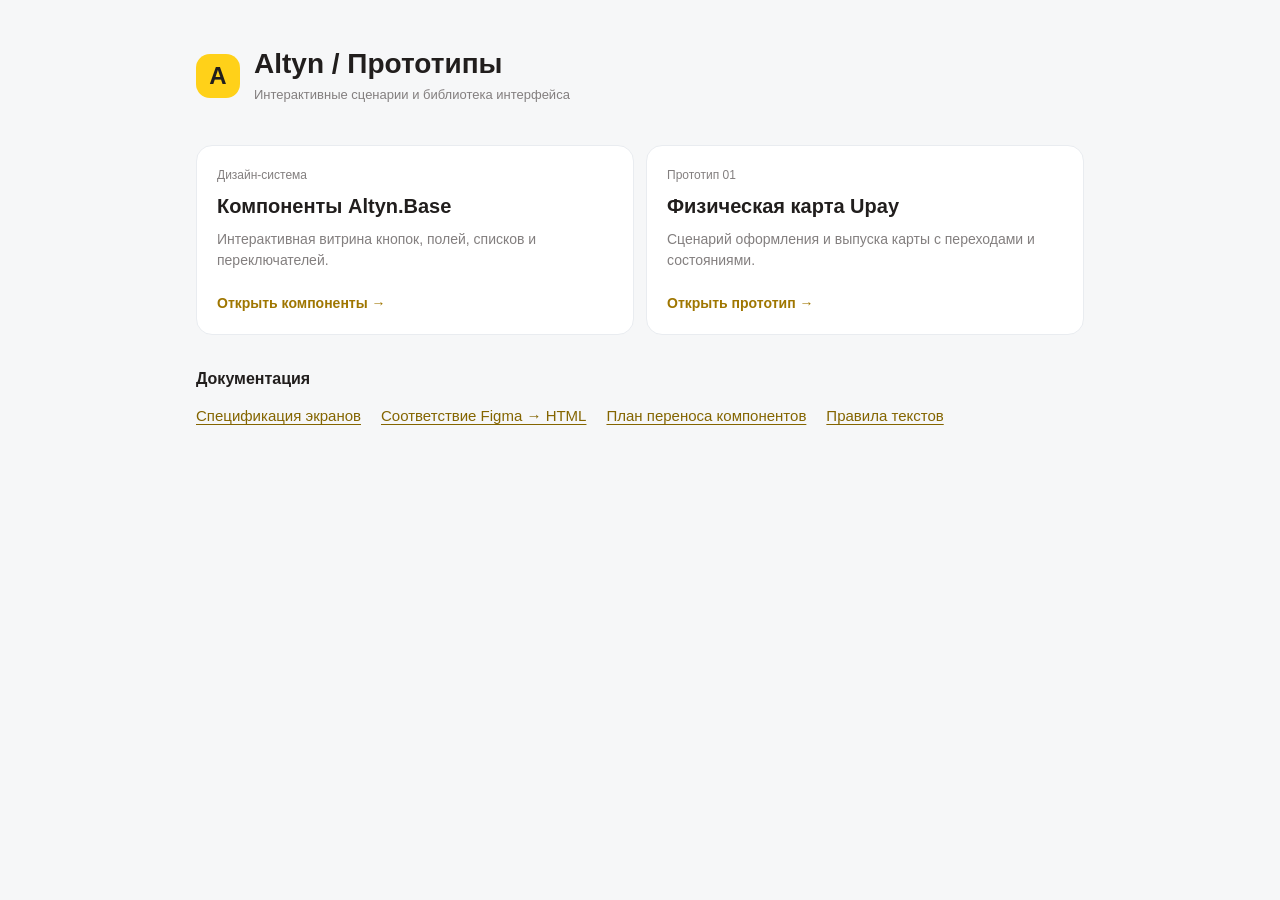
<file: index.html>
<!doctype html>
<html lang="ru">
<head><meta charset="utf-8"><meta name="viewport" content="width=device-width,initial-scale=1,viewport-fit=cover">
<title>Altyn — прототипы и компоненты</title>
<style>
:root{--ink:#211e1d;--muted:#837f7f;--yellow:#ffd119;--border:#e9ecf0;--background:#f6f7f8}
*{box-sizing:border-box}body{margin:0;background:var(--background);color:var(--ink);font:15px/1.5 Inter,-apple-system,BlinkMacSystemFont,"Segoe UI",sans-serif}
main{max-width:920px;margin:0 auto;padding:48px 16px 64px}
header{display:flex;align-items:center;gap:14px;margin-bottom:40px}.mark{display:grid;place-items:center;flex:none;width:44px;height:44px;border-radius:14px;background:var(--yellow);font-weight:800;font-size:24px}
h1{font-size:28px;line-height:1.15;margin:0;font-weight:650}header p{margin:5px 0 0;color:var(--muted);font-size:13px}
h2{font-size:16px;margin:32px 0 14px}.routes{display:grid;grid-template-columns:repeat(2,minmax(0,1fr));gap:12px}
.route{display:flex;flex-direction:column;gap:10px;background:white;border:1px solid var(--border);border-radius:16px;padding:20px;text-decoration:none;color:var(--ink);min-height:190px;transition:border-color .15s ease,box-shadow .15s ease}
.route:hover{border-color:#c8b75d;box-shadow:0 8px 24px #211e1d12}.route:focus-visible{outline:3px solid var(--yellow);outline-offset:3px}
.route .eyebrow{font-size:12px;color:var(--muted)}.route .name{font-size:20px;font-weight:650;line-height:1.25}.route .desc{color:var(--muted);font-size:14px}.route .action{margin-top:auto;color:#9f7600;font-size:14px;font-weight:600}
.links{display:flex;flex-wrap:wrap;gap:10px 20px}.links a{color:#846500;text-underline-offset:3px}
@media(max-width:600px){main{padding:24px 16px 48px}header{margin-bottom:28px}.routes{grid-template-columns:1fr}h1{font-size:24px}.route{min-height:160px}}
</style></head>
<body><main>
<header><span class="mark" aria-hidden="true">A</span><div><h1>Altyn / Прототипы</h1><p>Интерактивные сценарии и библиотека интерфейса</p></div></header>
<section aria-label="Разделы проекта">
<div class="routes">
<a class="route" href="./shared/?v=input-box-v2"><span class="eyebrow">Дизайн-система</span><span class="name">Компоненты Altyn.Base</span><span class="desc">Интерактивная витрина кнопок, полей, списков и переключателей.</span><span class="action">Открыть компоненты →</span></a>
<a class="route" href="./physical-upay/"><span class="eyebrow">Прототип 01</span><span class="name">Физическая карта Upay</span><span class="desc">Сценарий оформления и выпуска карты с переходами и состояниями.</span><span class="action">Открыть прототип →</span></a>
</div></section>
<section aria-label="Документация"><h2>Документация</h2><nav class="links">
<a href="./docs/mobile-screen-layout.md">Спецификация экранов</a>
<a href="./docs/component-map.md">Соответствие Figma → HTML</a>
<a href="./docs/design-system-migration-plan.md">План переноса компонентов</a>
<a href="./docs/ux-writing-guidelines.md">Правила текстов</a>
</nav></section>
</main></body></html>
</file>
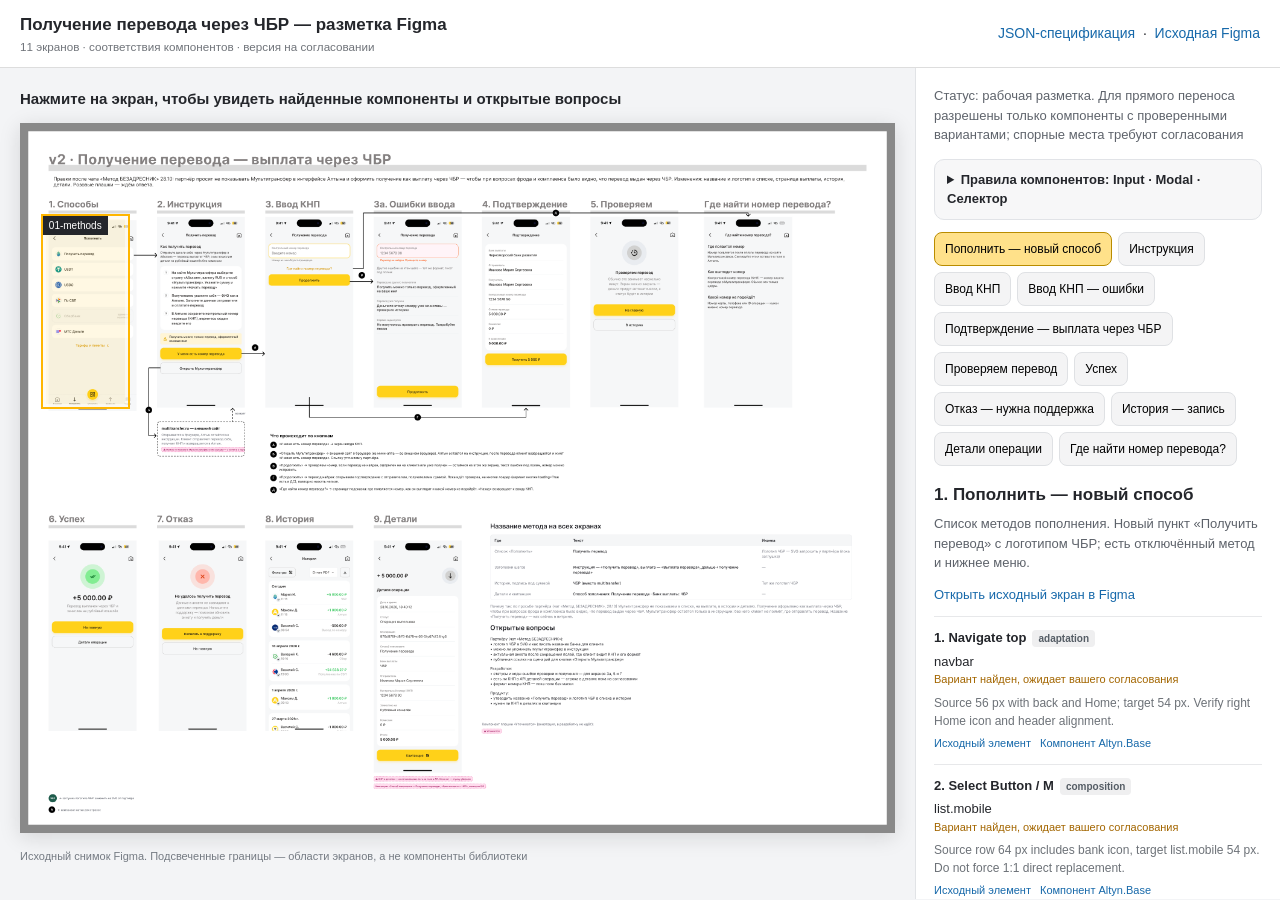
<file: figma-migration-review/index.html>
<!doctype html>
<html lang="ru"><head><meta charset="utf-8"><meta name="viewport" content="width=device-width, initial-scale=1">
<title>ЧБР · Разметка компонентов Figma</title>
<style>
*{box-sizing:border-box}body{margin:0;color:#24262b;background:#f3f4f6;font:14px/1.5 Inter,-apple-system,BlinkMacSystemFont,"Segoe UI",sans-serif}button,textarea{font:inherit}a{color:#1769aa;text-decoration:none}a:hover{text-decoration:underline}
header{position:sticky;top:0;z-index:5;background:#fff;border-bottom:1px solid #ddd;display:flex;align-items:center;justify-content:space-between;padding:12px 20px;gap:16px}header strong{font-size:17px}header small{display:block;color:#70747a}.layout{display:grid;grid-template-columns:minmax(0,1fr) 365px;min-height:calc(100vh - 70px)}.canvas{padding:20px;overflow:auto;align-self:start}.canvas h2{font-size:15px;margin:0 0 12px}.figure{position:relative;max-width:1320px;margin:0 auto;background:#fff;box-shadow:0 4px 20px #15171922}.figure>img{display:block;width:100%;height:auto}.screen-hit{position:absolute;border:2px solid transparent;background:transparent;cursor:pointer;transition:.1s ease;outline:none}.screen-hit:hover,.screen-hit:focus-visible{background:rgba(255,209,25,.12);border-color:#d5a400}.screen-hit.active{background:rgba(249,191,0,.11);border-color:#ffb600;box-shadow:0 0 0 3px #fff8 inset}.screen-hit span{position:absolute;top:0;left:0;background:#24262b;color:white;padding:2px 6px;font-size:10px;white-space:nowrap;display:none}.screen-hit:hover span,.screen-hit.active span,.screen-hit:focus-visible span{display:block}
aside{position:sticky;top:69px;max-height:calc(100vh - 69px);overflow:auto;padding:18px;border-left:1px solid #e1e3e6;background:white}.intro{margin:0 0 14px;color:#5f646c;font-size:13px}.screen-list{display:flex;flex-wrap:wrap;gap:6px;margin-bottom:16px}.screen-list button{padding:7px 10px;background:#f4f4f5;border:1px solid #dfe1e4;border-radius:8px;cursor:pointer;font-size:12px;text-align:left}.screen-list button.active{background:#ffe18a;border-color:#b98c00}.details h2{font-size:17px;margin:0 0 7px}.details p{font-size:13px;color:#5d626a;margin:0 0 12px}.mapping{padding:11px 0;border-top:1px solid #e7e8ea}.mapping-head{font-weight:600;font-size:13px}.mapping-target{font-size:13px;margin-top:4px}.kind{display:inline-block;background:#efeff0;color:#555d65;padding:1px 6px;border-radius:4px;font-size:10px;margin-left:6px}.note{font-size:12px;color:#6d7278;margin-top:6px}.mapping a{font-size:11px;display:inline-block;margin:5px 9px 0 0}.flag{color:#a36600;font-size:11px}.review{margin-top:18px;border-top:1px solid #dadde0;padding-top:12px}.review textarea{display:block;resize:vertical;min-height:72px;width:100%;border:1px solid #cdd2d8;border-radius:8px;padding:9px}.review button{margin-top:8px;background:#24262b;color:white;border:0;border-radius:8px;padding:9px 12px;cursor:pointer}.footer{font-size:11px;color:#757b83;margin-top:15px}.status{font-size:11px;color:#767d87}
.component-guide{background:#f7f7f8;border:1px solid #e1e3e7;border-radius:10px;padding:10px 12px;margin-bottom:12px}.component-guide summary{font-size:13px;font-weight:650;cursor:pointer}.component-guide h3{font-size:13px;margin:12px 0 3px}.component-guide p,.component-guide li{font-size:12px;color:#4a4e55}.component-guide ul{padding-left:19px;margin:6px 0}.component-guide a{font-size:11px}.component-guide .subtle{color:#7b8088}
@media(max-width:1050px){.layout{grid-template-columns:1fr}aside{position:static;max-height:none;border-left:none;border-top:1px solid #dfe1e4}.canvas{padding:12px}.screen-list{flex-wrap:nowrap;overflow:auto}.screen-list button{flex:none}header{position:static;flex-wrap:wrap}aside{padding:16px}.figure{min-width:620px}.canvas{overflow:auto}}
</style></head><body>
<header><div><strong>Получение перевода через ЧБР — разметка Figma</strong><small>11 экранов · соответствия компонентов · версия на согласовании</small></div><div><a href="../migrations/chbr/figma-mapping.json" target="_blank" rel="noopener">JSON-спецификация</a> &nbsp;·&nbsp; <a href="https://www.figma.com/design/n9eR5MzhUA8BpvjO9ciYgi/Altyn-App?node-id=18738-48538" target="_blank" rel="noopener">Исходная Figma</a></div></header>
<div class="layout"><main class="canvas"><h2>Нажмите на экран, чтобы увидеть найденные компоненты и открытые вопросы</h2><div class="figure" id="figure"><img alt="Исходная секция Figma: последовательность экранов получения перевода ЧБР" src="[data-uri]"><button type="button" class="screen-hit" data-screen="01-methods" aria-label="Открыть разметку 01-methods" style="left:2.380952380952381%;top:12.846199175014734%;width:10.238095238095237%;height:27.460223924572773%"><span>01-methods</span></button><button type="button" class="screen-hit" data-screen="02-instruction" aria-label="Открыть разметку 02-instruction" style="left:15%;top:12.374779021803182%;width:10.238095238095237%;height:27.460223924572773%"><span>02-instruction</span></button><button type="button" class="screen-hit" data-screen="03-knp" aria-label="Открыть разметку 03-knp" style="left:27.61904761904762%;top:12.374779021803182%;width:10.238095238095237%;height:27.460223924572773%"><span>03-knp</span></button><button type="button" class="screen-hit" data-screen="03a-errors" aria-label="Открыть разметку 03a-errors" style="left:40.23809523809524%;top:12.374779021803182%;width:10.238095238095237%;height:27.460223924572773%"><span>03a-errors</span></button><button type="button" class="screen-hit" data-screen="04-confirm" aria-label="Открыть разметку 04-confirm" style="left:52.85714285714286%;top:12.374779021803182%;width:10.238095238095237%;height:27.460223924572773%"><span>04-confirm</span></button><button type="button" class="screen-hit" data-screen="05-check" aria-label="Открыть разметку 05-check" style="left:65.47619047619048%;top:12.34531526222746%;width:10.238095238095237%;height:27.460223924572773%"><span>05-check</span></button><button type="button" class="screen-hit" data-screen="10-help" aria-label="Открыть разметку 10-help" style="left:78.73809523809524%;top:12.374779021803182%;width:10.238095238095237%;height:27.460223924572773%"><span>10-help</span></button><button type="button" class="screen-hit" data-screen="06-success" aria-label="Открыть разметку 06-success" style="left:2.380952380952381%;top:59.01591043017089%;width:10.238095238095237%;height:27.460223924572773%"><span>06-success</span></button><button type="button" class="screen-hit" data-screen="07-failure" aria-label="Открыть разметку 07-failure" style="left:15.19047619047619%;top:59.01591043017089%;width:10.238095238095237%;height:27.460223924572773%"><span>07-failure</span></button><button type="button" class="screen-hit" data-screen="08-history" aria-label="Открыть разметку 08-history" style="left:27.61904761904762%;top:59.01591043017089%;width:10.238095238095237%;height:27.460223924572773%"><span>08-history</span></button><button type="button" class="screen-hit" data-screen="09-details" aria-label="Открыть разметку 09-details" style="left:40.23809523809524%;top:59.01591043017089%;width:10.238095238095237%;height:33.44136711844431%"><span>09-details</span></button></div><div class="footer">Исходный снимок Figma. Подсвеченные границы — области экранов, а не компоненты библиотеки</div></main><aside><p class="intro">Статус: рабочая разметка. Для прямого переноса разрешены только компоненты с проверенными вариантами; спорные места требуют согласования</p><details id="componentGuide" class="component-guide"><summary>Правила компонентов: Input · Modal · Селектор</summary><div id="componentGuideContent">Загрузка правил…</div></details><div id="screenList" class="screen-list"></div><section id="details" class="details"><p>Загружаю спецификацию…</p></section><div class="review"><label for="comment"><strong>Комментарий по выбранному экрану</strong></label><textarea id="comment" placeholder="Например: вместо компонента X используем локальный элемент из Altyn App..."></textarea><button type="button" id="copy">Скопировать комментарий</button><p class="status" id="feedback">Комментарии не сохраняются в GitHub автоматически — передайте их в чат для согласования</p></div></aside></div>
<script>
const positions=[["01-methods",100,436,430,932],["02-instruction",630,420,430,932],["03-knp",1160,420,430,932],["03a-errors",1690,420,430,932],["04-confirm",2220,420,430,932],["05-check",2750,419,430,932],["10-help",3307,420,430,932],["06-success",100,2003,430,932],["07-failure",638,2003,430,932],["08-history",1160,2003,430,932],["09-details",1690,2003,430,1135]];
let spec=null,active='01-methods';
const $=s=>document.querySelector(s);
const escapeHTML=x=>String(x??'').replace(/[&<>"']/g,v=>({'&':'&amp;','<':'&lt;','>':'&gt;','"':'&quot;',"'":'&#39;'}[v]));
function setActive(id){active=id;document.querySelectorAll('[data-screen]').forEach(x=>x.classList.toggle('active',x.dataset.screen===id));render();}
function render(){if(!spec)return;const screens=spec.screenMappings||[];$('#screenList').innerHTML=screens.map((s,i)=>'<button type="button" data-screen="'+escapeHTML(s.screenId)+'" class="'+(s.screenId===active?'active':'')+'">'+escapeHTML(s.sourceScreen.name.replace(/^\d+[a-z]?\.\s*/,''))+'</button>').join('');const s=screens.find(s=>s.screenId===active);if(!s)return;const dic=new Map((spec.componentMappings||[]).map(x=>[x.mappingId,x]));const blocks=s.elements.map((el,i)=>{const m=dic.get(el.mappingId);if(!m)return '';const isKnown=!!m.figmaTarget;const target=isKnown?m.figmaTarget.name:(m.candidates?.length?'Кандидат: '+m.candidates.map(x=>x.name).join(', '):'Custom / Unmapped');const targetUrl=isKnown?'https://www.figma.com/design/'+m.figmaTarget.fileKey+'/Altyn.Base?node-id='+m.figmaTarget.nodeId.replace(':','-'):null;return '<div class="mapping"><div class="mapping-head">'+String(i+1)+'. '+escapeHTML(m.figmaSource.name)+'<span class="kind">'+escapeHTML(m.mappingType)+'</span></div><div class="mapping-target">'+escapeHTML(target)+'</div><div class="flag">'+(m.verificationStatus==='verified'?'Вариант найден, ожидает вашего согласования':'Соответствие требует проверки')+'</div><div class="note">'+escapeHTML(m.notes||'')+'</div><a target="_blank" rel="noopener" href="'+escapeHTML(m.evidence?.[0]?.url||'#')+'">Исходный элемент</a>'+(targetUrl?'<a target="_blank" rel="noopener" href="'+escapeHTML(targetUrl)+'">Компонент Altyn.Base</a>':'')+'</div>'}).join('');const issues=(spec.unresolvedItems||[]).filter(x=>x.screenId===s.screenId);$('#details').innerHTML='<h2>'+escapeHTML(s.sourceScreen.name)+'</h2><p>'+escapeHTML(s.visualDescription||'')+'</p><p><a href="'+escapeHTML(s.sourceScreenshotReference)+'" target="_blank" rel="noopener">Открыть исходный экран в Figma</a></p>'+blocks+(issues.length?'<h3>Неопределённости</h3>'+issues.map(x=>'<p>• '+escapeHTML(x.reason)+'</p>').join(''):'');$('#comment').value='';$('#feedback').textContent='Комментарии не сохраняются в GitHub автоматически — передайте их в чат для согласования';}
function renderGuides(){if(!spec?.componentRuleRefs)return;const rules=spec.componentRuleRefs.map(x=>({title:x.id.replaceAll('_',' '),ruleId:x.id,sourceDocument:{url:'../docs/mobile-screen-layout.md',section:x.section}}));$('#componentGuideContent').innerHTML=rules.map(g=>'<section><h3>'+escapeHTML(g.title)+'</h3><p>'+escapeHTML(g.ruleId==='INPUT_MOBILE'?'54px · radius 12px · label внутри рамки · gap полей 12px':g.ruleId==='BOTTOM_SHEET'?'Фон #F6F7F8 · белый список · handle 56×4 · кнопки Size=M':'Input.mobile → modal → list.mobile · выбор и закрытие')+'</p>'+(g.ruleId==='INPUT_MOBILE'?'<ul><li>Enable: label 16/24 по центру</li><li>Filled/placeholder: label 12/16 над значением 16/24</li><li>Focus #FFD119; Invalid #DD4014, фон #FFF4F8; Disabled без ввода</li></ul>':g.ruleId==='BOTTOM_SHEET'?'<ul><li>Верхние углы 12px · отступы сбоку 16px</li><li>Список 54px/строка, gap 0; радиус 12px у селектора, 16px у списка документов</li><li>Primary/M 44px; кнопка в штатном Buttons-vert</li></ul>':'<ul><li>Поиск опционален, иконка поиска справа</li><li>Выбор обновляет текст и иконку справа</li><li>Закрытие без выбора сохраняет прежнее значение</li><li>Флаги/банки/сети — связанные assets в Addons</li></ul>')+'<a href="'+escapeHTML(g.sourceDocument.url)+'" target="_blank" rel="noopener">Источник · раздел '+g.sourceDocument.section+'</a></section>').join('');}
document.addEventListener('click',e=>{const b=e.target.closest('[data-screen]');if(b)setActive(b.dataset.screen)});
$('#copy').addEventListener('click',async()=>{const s=spec?.screenMappings?.find(x=>x.screenId===active);const str='Экран: '+(s?.sourceScreen?.name||active)+'\nКомментарий: '+$('#comment').value;try{await navigator.clipboard.writeText(str);$('#feedback').textContent='Комментарий скопирован';}catch(e){$('#feedback').textContent='Копирование недоступно — скопируйте текст вручную';}});
fetch('../migrations/chbr/figma-mapping.json').then(r=>{if(!r.ok)throw Error('HTTP '+r.status);return r.json()}).then(d=>{spec=d;renderGuides();setActive(active)}).catch(e=>{$('#details').textContent='Не удалось загрузить migrations/chbr/figma-mapping.json: '+e.message;});
</script></body></html>
</file>
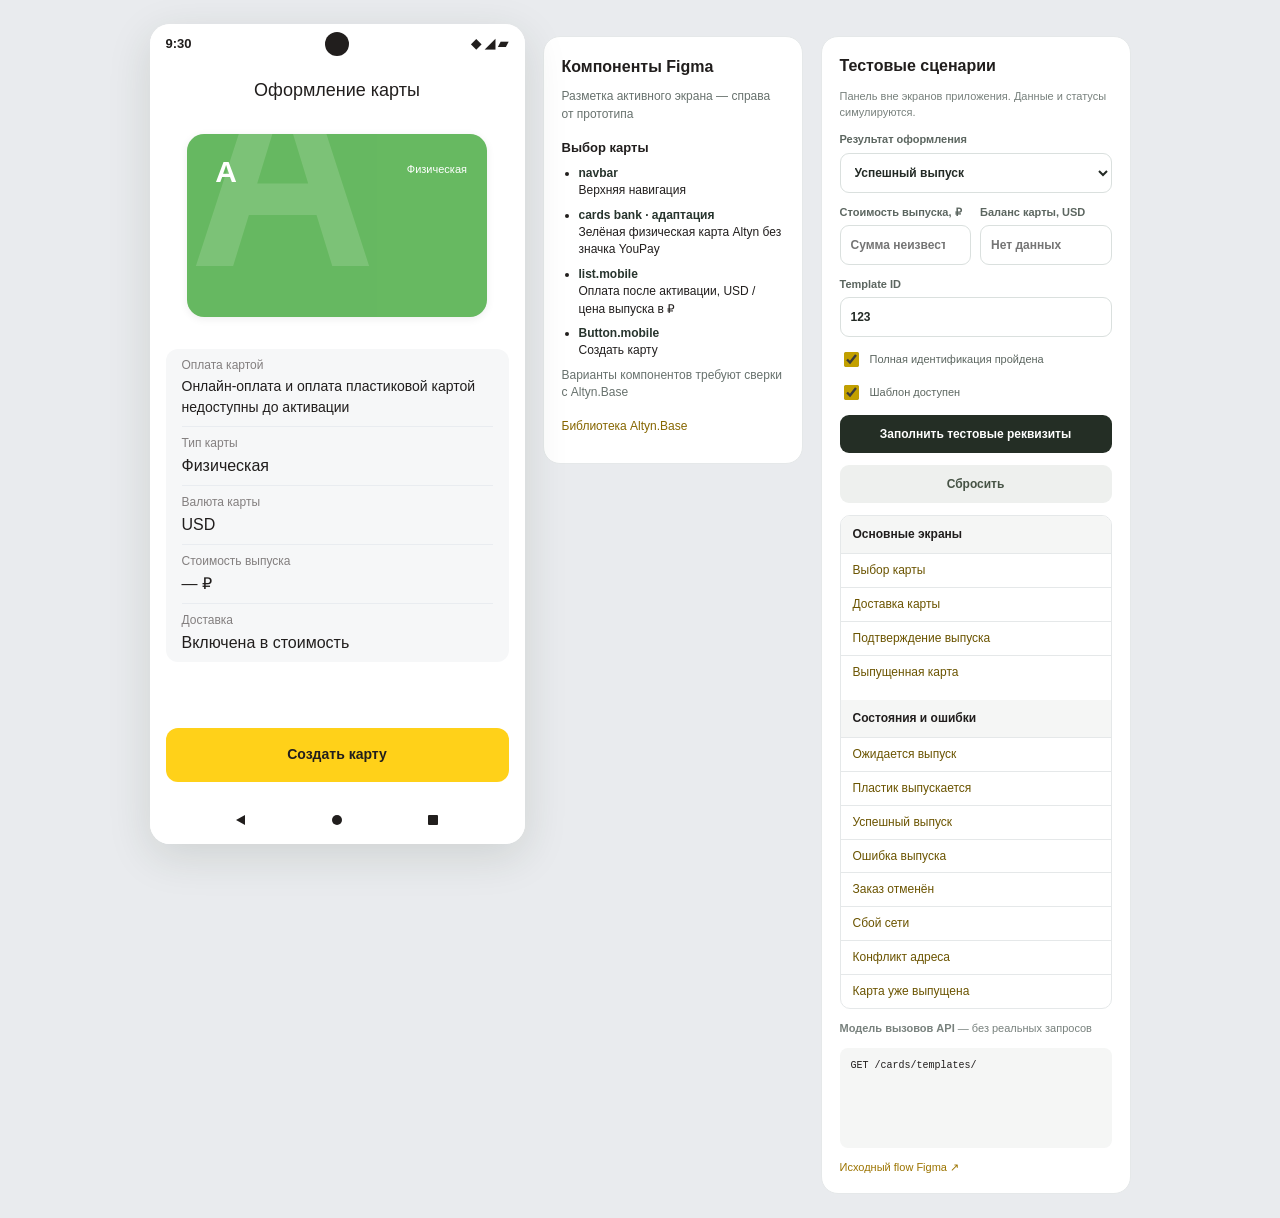
<file: physical-upay/index.html>
<!doctype html>
<html lang="ru">
<head>
<meta charset="utf-8">
<meta name="viewport" content="width=device-width, initial-scale=1, viewport-fit=cover">
<title>Altyn · Выпуск физической карты Upay</title>
<link rel="stylesheet" href="../shared/tokens.css">
<link rel="stylesheet" href="../shared/components.css">
<link rel="stylesheet" href="../shared/select-sheet.css">
<style>
:root{--yellow:#ffd119;--bg:#f6f7f8;--white:#fff;--ink:#211e1d;--muted:#837f7f;--border:#e9ecf0;--error:#c44837;--accent:#d69500}
*{box-sizing:border-box}html,body{margin:0;min-height:100%;font:14px/1.4 Inter,-apple-system,BlinkMacSystemFont,"Segoe UI",sans-serif;color:var(--ink);background:#e9ebee}
button,input,select{font:inherit}button{cursor:pointer}button:disabled{cursor:not-allowed;opacity:.45}button:focus-visible,input:focus-visible,select:focus-visible{outline:3px solid #d69500;outline-offset:2px}
.scene{min-height:100vh;display:flex;justify-content:center;align-items:flex-start;gap:18px;padding:24px 16px}
.mobile{width:375px;height:820px;flex:0 0 375px;background:white;display:flex;flex-direction:column;border-radius:20px;overflow:hidden;box-shadow:0 12px 44px #26312122;position:relative}
.statusbar{flex:0 0 40px;display:flex;align-items:center;justify-content:space-between;padding:0 16px;font-size:13px;font-weight:600;background:inherit}
.camera{height:24px;width:24px;border-radius:50%;background:var(--ink);position:absolute;top:8px;left:calc(50% - 12px)}
.nav{height:54px;flex:0 0 54px;display:flex;align-items:center;justify-content:space-between;padding:0 16px;background:inherit;gap:12px}
.nav .back,.nav .chat{border:0;background:transparent;width:24px;height:24px;display:grid;place-items:center;padding:0;flex-shrink:0;color:var(--accent)}
.nav .back{font-size:30px;font-weight:300;line-height:15px}.nav .chat{font-size:20px}
.nav-title{flex:1;text-align:center;font-size:18px;font-weight:500;white-space:nowrap;overflow:hidden;text-overflow:ellipsis}
.scroll{min-height:0;flex:1;overflow:auto;scrollbar-width:thin;scrollbar-color:#d0d3d0 transparent}
.stage-inner{padding:16px}.stage-inner.wide{padding:0}
.bottom{flex:none;padding:12px 16px 14px;background:white}.bottom:empty{display:none}
.android-nav{height:48px;flex:0 0 48px;display:flex;justify-content:space-evenly;align-items:center;background:white;color:#211e1d}.android-nav span{display:inline-block}.android-nav span:nth-child(1){width:0;height:0;border-top:5px solid transparent;border-bottom:5px solid transparent;border-right:9px solid var(--ink)}.android-nav span:nth-child(2){width:10px;height:10px;background:var(--ink);border-radius:50%}.android-nav span:nth-child(3){width:10px;height:10px;background:var(--ink);border-radius:1px}
.card-chooser{background:white;padding:16px 0;display:flex;justify-content:center}
.plastic{height:183px;width:300px;border-radius:17px;background:#67b961;position:relative;overflow:hidden;color:#fff;box-shadow:0 2px 8px #00000012;isolation:isolate}
.plastic:before{content:"А";position:absolute;left:-14px;top:-114px;width:300px;font-family:Arial,sans-serif;font-size:290px;font-weight:900;line-height:1;color:#fff;opacity:.14;transform:scaleX(.89);pointer-events:none}
.plastic .mark{position:absolute;top:21px;left:21px;display:grid;place-items:center;width:33px;height:33px;color:#fff;font-weight:900;font-size:30px;line-height:1;letter-spacing:-3px}
.plastic .product{position:absolute;right:18px;top:22px;font-size:14px;font-weight:800;letter-spacing:.5px}
.plastic .kind{position:absolute;top:27px;right:20px;font-size:11px;line-height:16px;font-weight:500;color:#fff}
.plastic .number{position:absolute;bottom:19px;left:20px;font-size:15px;font-weight:550;letter-spacing:.7px}
.plastic .balance{position:absolute;left:20px;top:70px;display:flex;flex-direction:column;gap:3px;max-width:calc(100% - 40px)}
.plastic .balance-label{font-size:11px;line-height:15px;font-weight:400;color:rgba(255,255,255,.92)}
.plastic .balance-amount{font-size:31px;line-height:34px;font-weight:600;letter-spacing:-.8px;color:#fff;white-space:nowrap;overflow:hidden;text-overflow:ellipsis}
.plastic .currency-icon{position:absolute;bottom:16px;left:138px;width:23px;height:23px;border-radius:50%;background:#e9f8df;display:grid;place-items:center;color:#218346;font-weight:700;font-size:14px;line-height:23px}
.card-activation-note{padding:10px 12px;margin:0 0 16px;background:var(--bg);border-radius:12px;color:var(--ink);font-size:13px;line-height:19px}
.main-box{background:var(--bg);border-radius:12px;padding:0 16px;overflow:hidden}
.info-row{min-height:54px;padding:8px 0;border-bottom:1px solid #e9ecf0;display:flex;flex-direction:column;justify-content:center;gap:3px}.info-row:last-child{border-bottom:0}
.info-row .key{font-size:12px;line-height:16px;color:var(--muted)}.info-row .value{font-size:16px;line-height:23px;overflow-wrap:anywhere}
.info-row .value.sm{font-size:14px;line-height:21px;white-space:pre-line}.info-row .value.link{color:var(--accent)}
.group-title{font-size:18px;font-weight:600;margin:0 0 14px}
.card-explainer{padding:16px;background:#fcf8ec;border-radius:12px;margin-top:24px}
.card-explainer .key{color:var(--muted);font-size:12px;margin-bottom:5px}.card-explainer .body{font-size:14px;line-height:21px}
.promo{margin:16px 0 0;display:flex;gap:8px;align-items:center}
.promo input{min-width:0;flex:1;border-radius:11px;border:1px solid var(--border);height:54px;padding:0 13px;background:#fff;font-size:14px}
.promo button{border:0;background:var(--bg);border-radius:10px;height:46px;padding:0 12px;font-size:12px;font-weight:600}
.promo-note{font-size:12px;color:var(--accent);margin-top:7px;line-height:1.4}.promo-note.bad{color:var(--error)}
.primary,.secondary{border:0;border-radius:12px;min-height:54px;width:100%;padding:12px;font-size:14px;font-weight:600}
.primary{background:var(--yellow);color:var(--ink)}.primary:hover:not(:disabled){background:#f2c610}
.secondary{background:var(--bg);color:var(--ink)}
.foot-note{font-size:11px;text-align:center;color:var(--muted);margin:8px 4px 0;line-height:1.45}
.delivery-form{display:flex;flex-direction:column;gap:12px}
.delivery-form .field{display:block;min-width:0}
.input-mobile{position:relative;display:block;width:100%;height:54px;border:1px solid var(--border);border-radius:12px;background:#fff}
.input-mobile:focus-within{border-color:var(--accent);box-shadow:0 0 0 1px var(--accent)}
.input-mobile.is-invalid{border-color:var(--error);background:#fffafa}
.input-mobile__label{position:absolute;left:16px;top:14px;right:16px;color:var(--muted);font-size:16px;font-weight:400;line-height:24px;pointer-events:none;white-space:nowrap;overflow:hidden;text-overflow:ellipsis}
.input-mobile:focus-within .input-mobile__label,.input-mobile.is-filled .input-mobile__label{top:7px;font-size:12px;line-height:16px}
.input-mobile__control{position:absolute;top:23px;left:16px;width:calc(100% - 32px);height:24px;border:0;border-radius:0;padding:0;margin:0;background:transparent;color:var(--ink);font-size:16px;font-weight:400;line-height:24px;min-width:0;outline:none}
.input-mobile__control:focus-visible{outline:none}
.input-mobile__control::placeholder{color:var(--muted);opacity:0}
.input-mobile:focus-within .input-mobile__control::placeholder{opacity:1}
.input-mobile__select{width:calc(100% - 32px);padding-right:0;cursor:pointer}
.input-mobile:not(.is-filled):not(:focus-within) .input-mobile__select{color:transparent}
.input-mobile__select option{color:var(--ink)}
.delivery-form .field-error{display:block;margin:4px 0 0 16px;color:var(--error);font-size:12px;line-height:16px}
.country-picker-slot{width:100%;min-width:0}
.country-picker-slot .ab-field{width:100%}
.country-picker-slot .ab-select-trigger{font-family:var(--ab-font)}
.country-picker-slot .ab-field__helper[data-error="true"]{display:block;margin-top:0;padding-inline:16px;color:var(--ab-error)}
.delivery-form .warning{margin:4px 0 0}
.headline{font-size:19px;line-height:25px;font-weight:650;margin:2px 0 12px}.intro{font-size:13px;color:var(--muted);line-height:19px;margin:0 0 20px}
.list-group{background:var(--bg);border-radius:12px;padding:0 16px;margin-bottom:12px}.list-group h2{font-size:13px;font-weight:700;padding-top:15px;margin:0 0 2px}
.summary-row{padding:8px 0;border-bottom:1px solid var(--border);min-height:54px;display:flex;flex-direction:column;justify-content:center;gap:2px}
.summary-row:last-child{border-bottom:0}.summary-row .key{font-size:12px;color:var(--muted)}.summary-row .value{font-size:16px;line-height:23px;overflow-wrap:anywhere;white-space:pre-line}
.warning{padding:14px 16px;background:#fcf8ec;border-radius:12px;font-size:13px;line-height:20px;margin:16px 0}
.error-message{padding:12px 14px;background:#fff0ef;color:#aa4432;border-radius:10px;font-size:13px;line-height:19px;margin:12px 0}
.consent{display:flex;align-items:flex-start;gap:9px;background:#fcf8ec;padding:16px;border-radius:12px;font-size:12px;line-height:18px;margin:16px 0}
.consent input{width:17px;height:17px;accent-color:var(--yellow);flex-shrink:0;margin-top:1px}
.center-state{text-align:center;padding:95px 15px 15px}.state-circle{height:80px;width:80px;border-radius:24px;background:#eff8d5;color:#4f8614;display:grid;place-items:center;font-size:38px;font-weight:700;margin:0 auto 21px}.state-circle.bad{color:#ad3e2c;background:#fae9e6}
.center-state h1{font-size:22px;margin:0 0 11px;font-weight:650}.center-state p{color:var(--muted);font-size:14px;line-height:21px;margin:0 0 10px}.order-number{font-size:12px;color:var(--muted);margin-top:17px}
.card-detail{padding:0 16px 24px;background:#fff;min-height:100%}
.mobile.issued-mode .statusbar,.mobile.issued-mode .nav{background:var(--bg)}
.issued-card-hero{margin:0 -16px;padding:16px 16px 0;background:linear-gradient(to bottom,var(--bg) 0,var(--bg) calc(100% - 32px),white calc(100% - 32px),white 100%)}
.card-detail .card-chooser{padding:0;background:transparent;position:relative;max-width:300px;margin:0 auto;display:flex;align-items:center;justify-content:center}
.card-detail .plastic{width:300px;flex-shrink:0}
.card-production-tag{position:absolute;left:50%;top:50%;transform:translate(-50%,-50%);z-index:3;display:flex;align-items:center;justify-content:center;gap:6px;white-space:nowrap;border-radius:30px;background:#000;color:#fff;font-size:12px;line-height:18px;padding:5px 11px}
.awaiting-card .card-chooser{overflow:hidden;border-radius:17px}.awaiting-card .plastic{filter:blur(7px) brightness(.72);transform:scale(1.035)}.awaiting-card .card-production-tag{z-index:5}.awaiting-card .quick-actions{flex-wrap:wrap}.card-production-tag .clock{width:15px;height:15px;display:inline-block;flex:0 0 15px;border-radius:50%;background:#fff;color:#111;text-align:center;font-size:11px;line-height:15px}
.quick-actions{display:flex;gap:8px;justify-content:center;margin:0 -16px;padding:16px 16px 24px;background:white}
.quick-actions button{border:0;border-radius:12px;min-height:32px;padding:7px 12px;font-size:12px;font-weight:600;line-height:16px}
.quick-actions .add-card{background:var(--yellow);color:#211e1d}.quick-actions .how-card{background:#000;color:#fff}
.detail-panel{background:var(--bg);border-radius:12px;padding:0 16px;overflow:hidden}
.detail-row{display:flex;align-items:center;gap:12px;width:100%;min-height:54px;padding:8px 0;border:0;border-bottom:1px solid var(--border);background:transparent;color:var(--ink);text-align:left;font-size:16px;line-height:24px}
.detail-panel>.detail-row:last-child{border-bottom:0}
.detail-panel button.detail-row{cursor:pointer}.detail-panel button.detail-row:hover{opacity:.72}
.detail-symbol{width:28px;min-width:28px;height:26px;display:flex;align-items:center;justify-content:center;color:#837f7f}
.detail-symbol svg{width:23px;height:23px;fill:none;stroke:currentColor;stroke-width:1.65;stroke-linecap:round;stroke-linejoin:round}
.detail-text{flex:1;min-width:0}
.limit-row{display:flex;gap:12px;padding:9px 0 8px;border-bottom:1px solid var(--border)}
.limit-header{display:flex;align-items:center;min-height:30px;gap:12px}
.limit-lines{padding:8px 0 0 40px}
.limit-line{display:flex;align-items:baseline;justify-content:space-between;gap:12px;font-size:14px;line-height:20px;padding:1px 0;color:var(--muted)}
.limit-line .amount{color:var(--ink);text-align:right;white-space:nowrap}
.limit-line .amount small{font-size:11px;color:var(--muted)}
.limit-toggle{position:relative;margin-left:auto;flex-shrink:0;width:44px;height:24px;border:0;border-radius:999px;background:#ccc;cursor:pointer;padding:0}
.limit-toggle[aria-checked=true]{background:var(--yellow)}.limit-toggle:after{content:'';position:absolute;left:2px;top:2px;width:20px;height:20px;border-radius:50%;background:#fff;transition:transform .15s}.limit-toggle[aria-checked=true]:after{transform:translateX(20px)}
.security-heading{font-size:16px;line-height:24px;font-weight:600;margin:24px 0 10px}
.detail-note{text-align:center;color:#b9b7b7;font-size:13px;margin:30px 0 2px}
.sheet-back{position:absolute;inset:0;background:#0009;display:flex;justify-content:flex-end;flex-direction:column;z-index:20}.sheet{background:white;border-radius:18px 18px 0 0;padding:16px 16px 24px;max-height:78%;overflow:auto}.handle{background:#d6d9d9;width:56px;height:4px;border-radius:10px;margin:0 auto 20px}.sheet h2{font-size:16px;margin:0 0 16px}.sheet h3{font-size:14px;margin:18px 0 8px}.sheet p{font-size:13px;line-height:20px;color:var(--muted);margin:0 0 10px}
.status-modal-back{background:rgba(33,30,29,.32)}
.status-sheet{padding:0 16px 32px;border-radius:16px 16px 0 0;box-shadow:0 -4px 5px rgba(0,0,0,.08);max-height:calc(100% - 40px)}
.status-sheet .handle{margin:8px auto 18px;background:#a09e9d}
.status-illustration{height:152px;display:flex;align-items:center;justify-content:center}
.status-illustration__circle{height:116px;width:116px;border-radius:58px;background:#fae9e6;display:flex;align-items:center;justify-content:center;color:#c44837}
.status-illustration__circle svg{height:68px;width:68px;stroke:currentColor;fill:none;stroke-width:1.7;stroke-linecap:round;stroke-linejoin:round}
.status-sheet h2{font-size:18px;line-height:27px;font-weight:600;margin:0 0 12px;text-align:left}
.status-sheet p{font-size:14px;line-height:20px;color:var(--muted);margin:0;text-align:left}
.status-sheet__actions{padding-top:24px}
.status-sheet__actions .primary{font-size:16px;line-height:24px}
.support-sheet{padding:0 16px 16px;max-height:calc(100% - 40px);display:flex;flex-direction:column}
.support-sheet .handle{margin:8px auto 16px;flex:none}
.support-sheet__header{display:flex;align-items:center;justify-content:space-between;margin-bottom:14px}
.support-sheet__header h2{font-size:18px;margin:0;line-height:27px}
.support-sheet__close{height:32px;width:32px;border:0;border-radius:16px;background:var(--bg);font-size:21px}
.support-messages{min-height:80px;max-height:250px;overflow:auto;display:flex;flex-direction:column;gap:8px;align-items:flex-end;padding:12px 0}
.support-message{padding:10px 12px;border-radius:12px 12px 2px 12px;background:#fff1b0;max-width:90%;overflow-wrap:anywhere;font-size:14px;line-height:20px}
.support-compose{display:flex;gap:8px;align-items:flex-end;padding:12px 0}
.support-compose textarea{flex:1;min-width:0;min-height:54px;max-height:105px;resize:vertical;border:1px solid var(--border);border-radius:12px;padding:10px 12px;font:inherit;line-height:20px}
.support-compose button{min-height:54px;border-radius:12px;border:0;background:var(--yellow);padding:0 14px;font-weight:600}
.toolbox{width:310px;flex-shrink:0;background:white;border:1px solid #e5e8e9;border-radius:17px;padding:18px;display:flex;flex-direction:column;gap:12px;margin-top:12px}
.toolbox h3{margin:0;font-size:16px}.toolbox p{margin:0;font-size:11px;color:#78817d}.toolbox label{font-size:11px;color:#5c6660;font-weight:650;display:block}
.toolbox select,.toolbox input:not([type=checkbox]){margin-top:5px;width:100%;padding:8px 10px;min-height:40px;border:1px solid #dae0de;border-radius:9px;color:#232a25;background:white;font-size:12px}
.toolbox .two{display:grid;grid-template-columns:1fr 1fr;gap:9px}.toolbox .check{display:flex;align-items:center;gap:8px;font-weight:500}.toolbox input[type=checkbox]{accent-color:#c2a000;height:15px;width:15px}
.toolbox button{border:0;border-radius:9px;background:#242e25;color:white;min-height:38px;font-size:12px;font-weight:600}.toolbox button.subtle{background:#eef0ee;color:#465345}
.toolbox pre{margin:0;max-height:160px;min-height:100px;overflow:auto;border-radius:8px;background:#f5f6f5;padding:11px;white-space:pre-wrap;overflow-wrap:anywhere;font-size:10px;line-height:1.45}
.toolbox a{font-size:11px;color:#9c7400;text-decoration:none}
.callback-links{display:flex;flex-direction:column;gap:0;border:1px solid #e5e8e9;border-radius:10px;overflow:hidden}.callback-links h4{font-size:12px;margin:0;padding:10px 12px;background:#f5f6f5}.callback-group+.callback-group{border-top:12px solid #fff}.callback-links a{display:block;padding:8px 12px;border-top:1px solid #e5e8e9;font-size:12px;color:#6b5400;text-decoration:none}.callback-links a:hover,.callback-links a:focus-visible{background:#fff7d4}
.annotation{width:260px;flex-shrink:0;align-self:flex-start;background:#fff;border:1px solid #e5e8e9;border-radius:17px;padding:18px;margin-top:12px;max-height:calc(100vh - 54px);overflow:auto;font-size:12px;line-height:1.45;order:2}.mobile{order:1}.toolbox{order:3}
.annotation h2{font-size:16px;margin:0 0 10px}.annotation h3{font-size:13px;margin:16px 0 7px}.annotation p{color:#68726e;margin:0 0 10px}.annotation ul{padding-left:17px;margin:0}.annotation li{margin:0 0 7px}.annotation .candidate{font-weight:650;color:#27342d}.annotation a{color:#866600;text-decoration:none}
@media(max-width:1150px) and (min-width:751px){.scene{gap:12px;padding:18px 12px}.annotation{width:235px}.toolbox{width:255px}}@media(max-width:950px) and (min-width:751px){.toolbox{display:none}.scene{gap:16px}.annotation{width:270px}}@media(max-width:750px){html,body{background:white}.scene{padding:0;display:block}.mobile{width:100%;height:100dvh;min-height:610px;border-radius:0;box-shadow:none;flex:none}.toolbox,.annotation{display:none}.plastic{max-width:calc(100vw - 48px)}}
</style>
</head>
<body>
<main class="scene">
<section class="mobile" id="mobile" aria-label="Интерактивный прототип выпуска физической карты Upay">
<div class="statusbar"><span>9:30</span><span>◆ ◢ ▰</span></div><div class="camera" aria-hidden="true"></div>
<header class="nav"><button class="back" type="button" id="back" aria-label="Назад">‹</button><span class="nav-title" id="title">Оформление карты</span><button class="chat" id="help" type="button" aria-label="Помощь">▢</button></header>
<div class="scroll" id="view" aria-live="polite"></div>
<footer class="bottom" id="bottom"></footer><div class="android-nav" aria-hidden="true"><span></span><span></span><span></span></div>
<div id="modal"></div>
</section>
<aside class="toolbox">
<h3>Тестовые сценарии</h3><p>Панель вне экранов приложения. Данные и статусы симулируются.</p>
<label>Результат оформления<select id="outcome">
<option value="success">Успешный выпуск</option><option value="pending">Ожидается выпуск</option><option value="failed">Ошибка выпуска</option><option value="cancelled">Заказ отменён</option><option value="network">Сбой сети</option><option value="conflict">Данные доставки отличаются</option><option value="exists">Карта уже выпущена</option></select></label>
<div class="two"><label>Стоимость выпуска, ₽<input id="price" type="number" inputmode="decimal" min="0" step="0.01" placeholder="Сумма неизвестна"></label><label>Баланс карты, USD<input id="balance" inputmode="decimal" placeholder="Нет данных"></label></div>
<label>Template ID<input id="template" type="number" min="1" value="123"></label>
<label class="check"><input type="checkbox" id="kyc" checked> Полная идентификация пройдена</label>
<label class="check"><input type="checkbox" id="available" checked> Шаблон доступен</label>
<button id="fill" type="button">Заполнить тестовые реквизиты</button><button id="reset" class="subtle" type="button">Сбросить</button>
<nav class="callback-links" aria-label="Переходы по прототипу">
<div class="callback-group"><h4>Основные экраны</h4>
<a href="#catalog">Выбор карты</a>
<a href="#delivery">Доставка карты</a>
<a href="#review">Подтверждение выпуска</a>
<a href="#issued">Выпущенная карта</a></div>
<div class="callback-group"><h4>Состояния и ошибки</h4>
<a href="#pending">Ожидается выпуск</a>
<a href="#processing">Пластик выпускается</a>
<a href="#success">Успешный выпуск</a>
<a href="#failed">Ошибка выпуска</a>
<a href="#cancelled">Заказ отменён</a>
<a href="#network">Сбой сети</a>
<a href="#conflict">Конфликт адреса</a>
<a href="#exists">Карта уже выпущена</a></div>
</nav>
<p><strong>Модель вызовов API</strong> — без реальных запросов</p><pre id="log"></pre>
<a href="https://www.figma.com/design/n9eR5MzhUA8BpvjO9ciYgi/?node-id=14348-101393" target="_blank" rel="noreferrer">Исходный flow Figma ↗</a>
</aside>
<aside class="annotation" aria-label="Аннотации компонентов"><h2>Компоненты Figma</h2><p>Разметка активного экрана — справа от прототипа</p><div id="component-map"></div><p style="margin-top:16px"><a href="https://www.figma.com/design/eZfU7lRRxu3GYH2S2KRgMy/Altyn.Base?node-id=58-7058" target="_blank" rel="noreferrer">Библиотека Altyn.Base</a></p></aside>
</main>
<script src="../shared/components.js"></script>
<script src="../shared/select-sheet.js"></script>
<script>
(function(){
'use strict';
var $=function(x){return document.getElementById(x)};
var view=$('view'),footer=$('bottom'),modal=$('modal');
var countryNames={RU:'Россия',KZ:'Казахстан',AE:'ОАЭ'};
var model={price:'— ₽',balance:'—',templateId:123,outcome:'success',kyc:true,available:true};
var step='catalog',form={},errors={},notice='',plasticPending=false,limitEnabled=true,busy=false,orderId=null,orderStatus='',requestSnapshot=null,retryNeeded=false,session=0,logEntries=[],supportMessages=[];
function safe(v){return String(v==null?'':v).replace(/[&<>"']/g,function(c){return {'&':'&amp;','<':'&lt;','>':'&gt;','"':'&quot;',"'":'&#39;'}[c]})}
function api(method,path,payload){logEntries.push(method+' '+path+(payload?'\n'+JSON.stringify(payload,null,2):''));$('log').textContent=logEntries.slice(-6).join('\n\n')}
function button(text,action,disabled,secondary){return '<button class="'+(secondary?'secondary':'primary')+'" type="button" data-action="'+action+'"'+(disabled?' disabled':'')+'>'+text+'</button>'}
function card(issued){return '<div class="plastic" data-figma-id="card-artwork" role="img" aria-label="Зелёная физическая карта Altyn, валюта USD"><span class="mark" aria-hidden="true">A</span><span class="kind">Физическая</span>'+(issued?'<span class="balance"><span class="balance-label">Баланс, USD</span><span class="balance-amount">'+safe(model.balance)+' $</span></span><span class="number">•••• 2823</span><span class="currency-icon" aria-hidden="true">$</span>':'')+'</div>'}
function rowToken(key){return ({'Оплата картой':'usage','Валюта карты':'currency','Тип карты':'type','Стоимость выпуска':'price','Доставка':'delivery','Карта':'card','ФИО получателя':'recipient','Номер телефона':'phone','Страна':'country','Город':'city','Адрес доставки':'address'})[key]||'other'}
function info(key,value,small){return '<div class="info-row" data-figma-id="catalog-'+rowToken(key)+'"><span class="key">'+key+'</span><span class="value'+(small?' sm':'')+'">'+safe(value)+'</span></div>'}
function line(key,value){return '<div class="summary-row" data-figma-id="review-'+rowToken(key)+'"><span class="key">'+key+'</span><span class="value">'+safe(value)+'</span></div>'}
function errorBanner(){return notice?'<div class="error-message" data-figma-id="review-error" role="alert">'+safe(notice)+'</div>':''}
function field(id,label,placeholder,max,opt){
var value=form[id]||'';
return '<label class="field"><span class="input-mobile'+(value?' is-filled':'')+(errors[id]?' is-invalid':'')+'" data-figma-component="input.mobile" data-figma-id="delivery-input-'+id+'"><span class="input-mobile__label">'+safe(label+(opt?' (необязательно)':''))+'</span><input class="input-mobile__control'+(errors[id]?' invalid':'')+'" type="text" data-field="'+id+'" maxlength="'+max+'" value="'+safe(value)+'" placeholder="'+safe(placeholder)+'"></span>'+(errors[id]?'<span class="field-error">'+safe(errors[id])+'</span>':'')+'</label>'
}
function catalog(){
return '<div class="stage-inner wide"><div class="card-chooser">'+card(false)+'</div><div class="stage-inner">'
+'<div class="main-box" data-figma-id="catalog-summary">'
+info('Оплата картой','Онлайн-оплата и оплата пластиковой картой недоступны до активации',true)
+info('Тип карты','Физическая')
+info('Валюта карты','USD')
+info('Стоимость выпуска',model.price)
+info('Доставка','Включена в стоимость')
+'</div>'

+(!model.available?'<div class="error-message">Карта временно недоступна для выпуска</div>':'')
+(!model.kyc?'<div class="error-message">Для выпуска карты требуется полная идентификация</div>':'')
+errorBanner()+'</div></div>';
}
function delivery(){
return '<div class="stage-inner"><div class="delivery-form">'
+field('recipient_name','ФИО получателя','Как в паспорте',255,false)
+field('phone','Номер телефона','Код страны и номер',32,false)
+'<div id="country-select-slot" data-figma-id="delivery-country" class="country-picker-slot" data-figma-component="Input.mobile + selection sheet"></div>'
+field('city','Город','Укажите город',128,false)+field('address','Адрес доставки','Улица, дом, квартира',512,false)
+'<div class="warning" data-figma-id="delivery-notification" data-figma-component="Notification" data-figma-variant="Type=Yellow" data-figma-node-id="4228:12405" data-figma-reference="https://www.figma.com/design/eZfU7lRRxu3GYH2S2KRgMy/Altyn.Base?node-id=4228-12406">Доставка входит в стоимость выпуска. Изменить адрес после создания заказа нельзя</div></div></div>';
}
function mountCountrySelector(){
var slot=$('country-select-slot');if(!slot)return;
var picker=AltynBase.createSelectField({
 id:'country_code',name:'country_code',label:'Страна доставки',title:'Выберите страну',kind:'country',
 value:form.country_code||'',host:$('mobile'),searchable:false,
 items:[{id:'RU',value:'RU',label:countryNames.RU,icon:'🇷🇺'},{id:'KZ',value:'KZ',label:countryNames.KZ,icon:'🇰🇿'},{id:'AE',value:'AE',label:countryNames.AE,icon:'🇦🇪'}],
 onChange:function(item,value){
  form.country_code=value;delete errors.country_code;
  var control=picker.querySelector('.ab-select-trigger');
  if(control){control.dataset.invalid='false';control.removeAttribute('aria-invalid');control.classList.remove('invalid')}
  var helper=picker.querySelector('.ab-field__helper[data-error="true"]');if(helper)helper.remove();
 }
});
var control=picker.querySelector('.ab-select-trigger');
control.setAttribute('aria-required','true');
if(errors.country_code){
 control.dataset.invalid='true';control.setAttribute('aria-invalid','true');control.classList.add('invalid');
 var helper=document.createElement('span');helper.className='ab-field__helper';helper.dataset.error='true';helper.textContent=errors.country_code;
 helper.id='country-code-error';control.setAttribute('aria-describedby',helper.id);picker.append(helper);
}
slot.append(picker);
}
function review(){
return '<div class="stage-inner">'
+'<div class="list-group" data-figma-id="review-card-summary">'+line('Карта','Физическая')+line('Валюта карты','USD')+line('Оплата картой','Онлайн-оплата и оплата пластиковой картой недоступны до активации')+line('Стоимость выпуска',model.price)+line('Доставка','Включена в стоимость')+'</div>'
+'<div class="list-group" data-figma-id="review-recipient-summary">'+line('ФИО получателя',form.recipient_name)+line('Номер телефона',form.phone)+line('Страна',countryNames[form.country_code]||'')+line('Город',form.city)+line('Адрес доставки',form.address)+'</div>'
+errorBanner()
+'</div>';
}
function awaitingCard(){
return '<div class="card-detail awaiting-card">'
+'<div class="issued-card-hero" data-figma-id="card-hero"><div class="card-chooser">'+card(true)+'<div class="card-production-tag" data-figma-id="plastic-status-tag">Скоро будет готова <span class="clock" aria-hidden="true">◷</span></div></div></div>'
+'<div class="quick-actions" data-figma-id="card-quick-actions"><button class="add-card" type="button" data-action="reset">Добавить ещё одну карту</button><button class="how-card" type="button" data-action="open-info">Как пользоваться</button></div>'
+'</div>';
}
function isErrorStatus(){return step==='status'&&['failed','cancelled','network'].includes(orderStatus)}
function errorTitle(){return {failed:'Не удалось выпустить карту',cancelled:'Выпуск отменён',network:'Сбой сети'}[orderStatus]||''}
function statusDialog(){
return '<div class="sheet-back status-modal-back" data-action="dismiss-status">'
+'<section class="sheet status-sheet" data-figma-id="order-status-modal" role="dialog" aria-modal="true" aria-labelledby="status-modal-title" aria-describedby="status-modal-copy">'
+'<div class="handle" aria-hidden="true"></div>'
+'<div class="status-illustration" aria-hidden="true"><div class="status-illustration__circle"><svg viewBox="0 0 64 64"><circle cx="32" cy="32" r="25"/><path d="M32 18v19M32 46v1"/></svg></div></div>'
+'<h2 id="status-modal-title">'+safe(errorTitle())+'</h2>'
+'<p id="status-modal-copy">Попробуйте позже или свяжитесь с поддержкой</p>'
+'<div class="status-sheet__actions">'+button('Связаться с поддержкой','contact-support')+'</div>'
+'</section></div>';
}
function showStatusDialog(){modal.dataset.kind='status';modal.innerHTML=statusDialog()}
function openSupport(){
modal.dataset.kind='support';
modal.innerHTML='<div class="sheet-back" data-action="close-support"><section class="sheet support-sheet" data-figma-id="support-modal" role="dialog" aria-modal="true" aria-labelledby="support-title">'
+'<div class="handle" aria-hidden="true"></div>'
+'<div class="support-sheet__header"><h2 id="support-title">Поддержка</h2><button type="button" class="support-sheet__close" aria-label="Закрыть чат" data-action="close-support">×</button></div>'
+'<div class="support-messages" data-figma-id="support-thread" id="support-messages" aria-live="polite">'+supportMessages.map(function(t){return '<div class="support-message">'+safe(t)+'</div>'}).join('')+'</div>'
+'<form class="support-compose" data-figma-id="support-compose" id="support-form"><textarea id="support-input" aria-label="Сообщение" placeholder="Сообщение" rows="2" maxlength="1000" required></textarea><button type="submit" data-figma-id="support-send">Отправить</button></form>'
+'</section></div>';
var composer=$('support-input');if(composer)composer.focus();
}
function dismissErrorDialog(){
modal.innerHTML='';modal.dataset.kind='';move('catalog');
}
function orderView(){
if(isErrorStatus())return review();
return awaitingCard();
}
function detailIcon(kind){var shapes={
limits:'<rect x="3" y="5" width="18" height="14" rx="2"/><path d="M8 9h12M8 13h5"/>',
details:'<rect x="3" y="5" width="18" height="14" rx="2"/><path d="M3 9h18M7 15h5"/>',
tariff:'<rect x="5" y="3" width="14" height="18" rx="2"/><path d="M9 7h6M9 11h6M9 15h4"/>',
balance:'<path d="M4 6h17v14H4a2 2 0 0 1-2-2V7a3 3 0 0 1 3-3h14"/><path d="M15 12h6M15 15h6"/>',
pin:'<path d="M12 2v20M2 12h20M5 5l14 14M19 5 5 19"/>',
freeze:'<rect x="5" y="11" width="14" height="10" rx="2"/><path d="M8 11V8a4 4 0 1 1 8 0v3M12 15v2"/>',
close:'<path d="M4 4l16 16M20 4 4 20"/>'};
return '<span class="detail-symbol"><svg viewBox="0 0 24 24" aria-hidden="true">'+(shapes[kind]||'')+'</svg></span>'}
function detailItem(label,kind){return '<button type="button" class="detail-row" data-figma-id="issued-action-'+safe(kind)+'" data-action="detail-action" data-title="'+safe(label)+'">'+detailIcon(kind)+'<span class="detail-text">'+safe(label)+'</span></button>'}
function issued(){
return '<div class="card-detail">'
+'<div class="issued-card-hero" data-figma-id="card-hero"><div class="card-chooser">'+card(true)+(plasticPending?'<div class="card-production-tag" data-figma-id="plastic-status-tag">Пластиковая карта скоро будет готова <span class="clock" aria-hidden="true">◷</span></div>':'')+'</div></div>'
+'<div class="quick-actions" data-figma-id="card-quick-actions"><button class="add-card" type="button" data-action="detail-action" data-title="Добавить карту">Добавить карту</button><button class="how-card" type="button" data-action="open-info">Как пользоваться</button></div>'
+'<div class="card-activation-note" data-figma-id="issued-activation-note">Онлайн-оплата и оплата пластиковой картой недоступны до активации</div>'
+'<div class="detail-panel" data-figma-id="issued-limit-panel"><div class="limit-row" data-figma-id="issued-limit"><div style="flex:1;min-width:0"><div class="limit-header">'+detailIcon('limits')+'<span class="detail-text" style="font-size:16px">Лимит на операции</span><button type="button" id="limit-switch" role="switch" class="limit-toggle" aria-checked="'+(limitEnabled?'true':'false')+'" aria-label="Лимит на операции" data-action="toggle-limit"></button></div>'
+(limitEnabled?'<div class="limit-lines"><div class="limit-line" data-figma-id="limit-month"><span>В месяц</span><span class="amount">150 000 <small>из 150 000 ₽</small></span></div><div class="limit-line" data-figma-id="limit-week"><span>В неделю</span><span class="amount">150 000 <small>из 150 000 ₽</small></span></div><div class="limit-line" data-figma-id="limit-hour"><span>В час</span><span class="amount">150 000 <small>из 150 000 ₽</small></span></div><div class="limit-line" data-figma-id="limit-transaction"><span>На операцию</span><span class="amount">150 000 ₽</span></div></div>':'')
+'</div></div>'
+detailItem('Реквизиты','details')+detailItem('Тарифы и лимиты','tariff')+detailItem('Управление балансом','balance')+'</div>'
+'<h2 class="security-heading">Безопасность</h2><div class="detail-panel" data-figma-id="issued-security-panel">'+detailItem('Установить ПИН-код','pin')+detailItem('Заморозить карту','freeze')+detailItem('Закрыть карту','close')+'</div>'
+'<div class="detail-note">Кошелек Банк Пэйджин</div>'
+'</div>';
}
function showDetail(title){modal.innerHTML='<div class="sheet-back" data-action="close-modal"><div class="sheet" data-figma-id="detail-modal" role="dialog" aria-modal="true" aria-label="'+safe(title)+'"><div class="handle"></div><h2>'+safe(title)+'</h2>'+button('Закрыть','close-modal')+'</div></div>'}
function refreshFooter(){
if(step==='catalog')footer.innerHTML=button('Создать карту','choose',!model.available||!model.kyc);
else if(step==='delivery')footer.innerHTML=button('Продолжить','validate');
else if(step==='review')footer.innerHTML=button(retryNeeded?'Повторить запрос':'Подтвердить',retryNeeded?'retry':'submit',busy);
else if(step==='status')footer.innerHTML='';
else footer.innerHTML='';
}
function updateAnnotations(){
var steps={catalog:[['navbar','Верхняя навигация'],['cards bank · адаптация','Зелёная физическая карта Altyn без значка YouPay'],['list.mobile','Оплата после активации, USD / цена выпуска в ₽'],['Button.mobile','Создать карту']],
delivery:[['navbar','Верхняя навигация'],['input.mobile','ФИО, телефон, город, адрес'],['Input.mobile + modal + list.mobile','Страна доставки · AltynBase.createSelectField'],['Notification · Type=Yellow','Условия доставки · Altyn.Base 4228:12405'],['Button.mobile','Продолжить']],
review:[['navbar','Верхняя навигация'],['list.mobile','Данные карты и получателя'],['Button.mobile','Подтвердить']],
status:isErrorStatus()?[['modal / Pop up','Нижнее модальное окно статуса'],['Button.mobile','Связаться с поддержкой']]:[['cards bank','Размытая карта'],['ToggleButton.mobile','Скоро будет готова'],['Button.mobile','Добавить ещё одну карту и Как пользоваться']],
issued:[['cards bank','Выпущенная карта'],['Button.mobile','Действия с картой'],['list.mobile','Лимиты и реквизиты'],['Switch.Value','Лимит на операции']]};
var names={catalog:'Выбор карты',delivery:'Доставка',review:'Подтверждение',status:isErrorStatus()?'Ошибка':'Ожидание',issued:'Карта'};
var target=$('component-map');if(!target)return;
target.innerHTML='<h3>'+names[step]+'</h3><ul>'+(steps[step]||[]).map(function(item){return '<li><span class="candidate">'+item[0]+'</span><div>'+item[1]+'</div></li>'}).join('')+'</ul><p>Варианты компонентов требуют сверки с Altyn.Base</p>';
}
function render(){
var waiting=step==='status'&&(orderStatus==='pending'||orderStatus==='processing');
$('mobile').classList.toggle('issued-mode',step==='issued'||waiting);
updateAnnotations();
$('title').textContent=waiting?'Карта Алтын':{catalog:'Оформление карты',delivery:'Доставка карты',review:'Выпуск карты',status:'Выпуск карты',issued:'Карта Алтын'}[step];
$('back').style.visibility=['catalog','status','issued'].includes(step)?'hidden':'visible';
$('help').style.visibility=step==='issued'||waiting?'visible':'hidden';
view.innerHTML=step==='catalog'?catalog():step==='delivery'?delivery():step==='review'?review():step==='status'?orderView():issued();
if(step==='delivery')mountCountrySelector();
refreshFooter();
if(isErrorStatus())showStatusDialog();
else if(modal.dataset.kind==='status'){modal.innerHTML='';modal.dataset.kind=''}
}
function valid(){
errors={};
for(var item of Object.entries({recipient_name:255,phone:32,city:128,address:512})){
var str=(form[item[0]]||'').trim();
if(!str)errors[item[0]]='Заполните поле';
else if(str.length>item[1])errors[item[0]]='Максимум '+item[1]+' символов';
}
if(!countryNames[form.country_code])errors.country_code='Выберите страну';
return !Object.keys(errors).length;
}
function payload(){
var delivery={recipient_name:(form.recipient_name||'').trim(),phone:(form.phone||'').trim(),country_code:form.country_code,city:(form.city||'').trim(),address:(form.address||'').trim()};
var body={template_id:model.templateId,delivery:delivery};
return body;
}
function move(to){step=to;modal.innerHTML='';modal.dataset.kind='';render();view.scrollTop=0}
function poll(){
var current=++session;orderStatus='pending';move('status');
setTimeout(function(){if(current!==session||step!=='status')return;api('GET','/cards/order/'+orderId+'/status/');orderStatus='processing';render()},950);
setTimeout(function(){if(current!==session||step!=='status'||model.outcome==='pending')return;api('GET','/cards/order/'+orderId+'/status/');orderStatus=model.outcome==='failed'?'failed':model.outcome==='cancelled'?'cancelled':'success';if(orderStatus==='success'){api('GET','/cards/');plasticPending=true;move('issued')}else render()},2450);
}
function submit(isRetry){
if(busy)return;if(!isRetry)requestSnapshot=payload();
busy=true;notice='';refreshFooter();api('POST','/cards/order/',requestSnapshot);
setTimeout(function(){
busy=false;
if(model.outcome==='conflict'){notice='Адрес отличается от уже оформленного заказа. Изменить существующий заказ нельзя';move('review');return}
if(model.outcome==='exists'){orderId=456;plasticPending=false;api('GET','/cards/');move('issued');return}
if(model.outcome==='network'){orderId=null;orderStatus='network';move('status');return}
orderId=456;
poll();
},600);
}
function reset(){++session;step='catalog';form={};errors={};notice='';plasticPending=false;limitEnabled=true;busy=false;orderId=null;orderStatus='';requestSnapshot=null;retryNeeded=false;logEntries=[];supportMessages=[];modal.innerHTML='';modal.dataset.kind='';api('GET','/cards/templates/');render();view.scrollTop=0}
function openInfo(){modal.innerHTML='<div class="sheet-back" data-action="close-modal"><div class="sheet" data-figma-id="info-modal" role="dialog" aria-modal="true" aria-label="Как пользоваться картой"><div class="handle"></div><h2>Как пользоваться картой</h2><h3 data-figma-id="info-online-title">Онлайн-платежи</h3><p data-figma-id="info-online-text">Онлайн-оплата доступна только после активации карты</p><h3 data-figma-id="info-plastic-title">Пластиковая карта</h3><p data-figma-id="info-plastic-text">Оплата пластиковой картой доступна после получения и активации</p><h3 data-figma-id="info-delivery-title">Данные доставки</h3><p data-figma-id="info-delivery-text">После создания заказа изменить адрес доставки нельзя</p>'+button('Понятно','close-modal')+'</div></div>'}
function syncInputMobileState(element){var wrapper=element.closest('.input-mobile');if(wrapper)wrapper.classList.toggle('is-filled',Boolean(element.value))}
document.addEventListener('input',function(event){var key=event.target.dataset.field;if(key){form[key]=event.target.value;delete errors[key];syncInputMobileState(event.target)}});
document.addEventListener('change',function(event){var key=event.target.dataset.field;if(key){form[key]=event.target.value;delete errors[key];syncInputMobileState(event.target)}});
document.addEventListener('click',function(event){
var btnTarget=event.target.closest('[data-action]');if(!btnTarget)return;
var action=btnTarget.dataset.action;
if(action==='close-modal'){if(event.target.closest('.sheet')&&event.target!==btnTarget)return;modal.innerHTML='';return}
if(action==='dismiss-status'){if(event.target.closest('.sheet'))return;dismissErrorDialog();return}
if(action==='contact-support'){openSupport();return}
if(action==='close-support'){if(event.target.closest('.sheet')&&event.target!==btnTarget)return;if(isErrorStatus())showStatusDialog();else{modal.innerHTML='';modal.dataset.kind=''}return}
if(action==='open-info'){openInfo();return}
if(action==='detail-action'){showDetail(btnTarget.dataset.title||'');return}
if(action==='toggle-limit'){limitEnabled=!limitEnabled;render();return}
if(action==='choose'){if(model.kyc&&model.available){notice='';move('delivery')}return}
if(action==='validate'){if(valid()){notice='';move('review')}else{render();view.querySelector('.invalid')?.focus()}return}
if(action==='submit'||action==='retry'){if(step==='review'&&!busy)submit(action==='retry');return}
if(action==='check'){poll();return}
if(action==='poll'){api('GET','/cards/order/'+orderId+'/status/');return}
if(action==='reset'){reset();return}
});
document.addEventListener('submit',function(event){
if(event.target.id!=='support-form')return;
event.preventDefault();
var input=$('support-input'),message=(input&&input.value||'').trim();
if(!message)return;
supportMessages.push(message);
var thread=$('support-messages');
if(thread){thread.innerHTML=supportMessages.map(function(t){return '<div class="support-message">'+safe(t)+'</div>'}).join('');thread.scrollTop=thread.scrollHeight}
input.value='';input.focus();
});
document.addEventListener('keydown',function(event){
if(event.key==='Escape'){
if(modal.dataset.kind==='support'){if(isErrorStatus())showStatusDialog();else{modal.innerHTML='';modal.dataset.kind=''}}
else if(modal.dataset.kind==='status')dismissErrorDialog();
}
});
$('back').addEventListener('click',function(){if(step==='review'&&!retryNeeded)move('delivery');else if(step==='delivery')move('catalog')});
$('help').addEventListener('click',openInfo);
$('outcome').addEventListener('change',function(e){model.outcome=e.target.value});
$('price').addEventListener('input',function(e){model.price=e.target.value!==''?e.target.value.replace('.',',')+' ₽':'— ₽';if(step==='catalog'||step==='review')render()});
$('balance').addEventListener('input',function(e){model.balance=e.target.value.trim()||'—';if(step==='issued')render()});
$('template').addEventListener('change',function(e){var n=Number(e.target.value);model.templateId=Number.isSafeInteger(n)&&n>0?n:123;e.target.value=model.templateId});
$('kyc').addEventListener('change',function(e){model.kyc=e.target.checked;if(step==='catalog')render()});
$('available').addEventListener('change',function(e){model.available=e.target.checked;if(step==='catalog')render()});
$('fill').addEventListener('click',function(){form={recipient_name:'Иван Иванов',phone:'+79990000000',country_code:'RU',city:'Москва',address:'ул. Примерная, д. 1, кв. 2'};errors={};notice='';if(step==='catalog')move('delivery');else render()});
$('reset').addEventListener('click',reset);
function previewCallback(state){
if(state==='network_known'||state==='network_unknown'){
state='network';
history.replaceState(null,'',location.pathname+location.search+'#network');
}
var screens=['catalog','delivery','review','issued'];
var states=['pending','processing','success','failed','cancelled','network','conflict','exists'];
if(!screens.includes(state)&&!states.includes(state)){
if(state==='stock'){reset();history.replaceState(null,'',location.pathname+location.search)}
return;
}
++session;busy=false;modal.innerHTML='';modal.dataset.kind='';notice='';errors={};retryNeeded=false;orderId=456;orderStatus=state;
if(!form.recipient_name)form={recipient_name:'Иван Иванов',phone:'+79990000000',country_code:'RU',city:'Москва',address:'ул. Примерная, д. 1, кв. 2'};
if(screens.includes(state)){step=state;plasticPending=false}
else if(state==='success'||state==='exists'){step='issued';plasticPending=false}
else if(['pending','processing','failed','cancelled','network'].includes(state)){step='status';plasticPending=false}
else{step='review';if(state==='conflict')notice='Адрес отличается от уже оформленного заказа. Изменить существующий заказ нельзя'}
render();view.scrollTop=0;
}
window.addEventListener('hashchange',function(){previewCallback(location.hash.slice(1))});
document.querySelector('.callback-links').addEventListener('click',function(event){
var link=event.target.closest('a[href^="#"]');
if(!link)return;
event.preventDefault();
var nextHash=link.getAttribute('href');
if(location.hash!==nextHash)history.pushState(null,'',location.pathname+location.search+nextHash);
previewCallback(nextHash.slice(1));
});
reset();
previewCallback(location.hash.slice(1));
})();
</script>
</body>
</html>
</file>
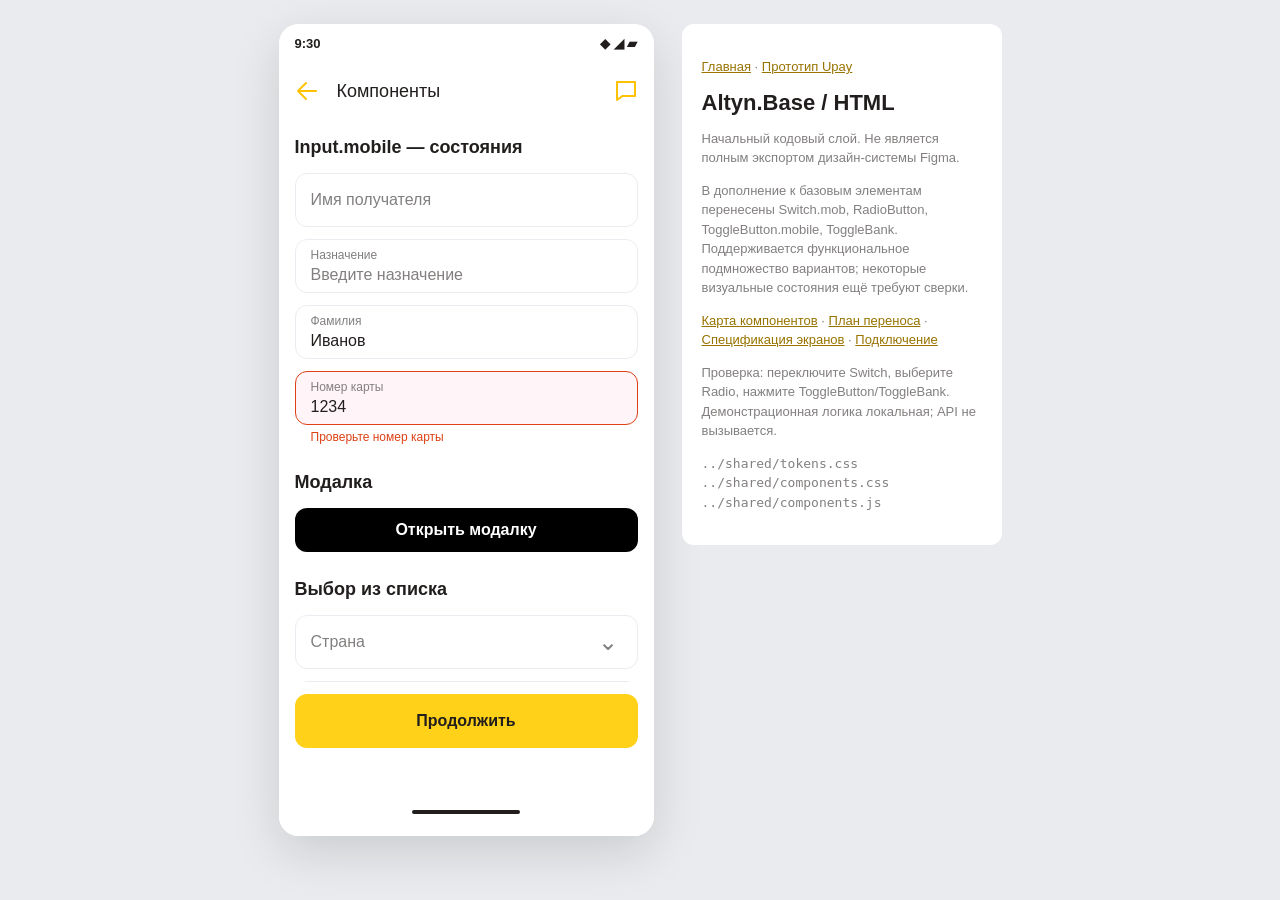
<file: shared/index.html>
<!doctype html>
<html lang="ru"><head><meta charset="utf-8">
<meta name="viewport" content="width=device-width,initial-scale=1,viewport-fit=cover">
<title>Altyn.Base — HTML-компоненты</title>
<link rel="stylesheet" href="./tokens.css"><link rel="stylesheet" href="./components.css?v=input-box-v2"><link rel="stylesheet" href="./choices.css"><link rel="stylesheet" href="./select-sheet.css"><link rel="stylesheet" href="./modal.css">
<style>
*{box-sizing:border-box}body{margin:0;background:#e9ebee;font:14px/1.5 var(--ab-font);color:var(--ab-ink)}
.catalog{display:flex;justify-content:center;align-items:flex-start;gap:28px;padding:24px}
.phone{width:375px;height:812px;flex:0 0 375px;background:white;border-radius:20px;overflow:hidden;box-shadow:0 16px 50px #0002}
.sidebar{width:320px;max-width:100%;background:#fff;border-radius:12px;padding:20px}
.sidebar h1{font-size:22px;line-height:1.2;margin:0 0 8px}.sidebar p{font-size:13px;color:var(--ab-muted)}
.sidebar a{color:#987300}.sidebar code{word-break:break-all}
.demo-heading{font-size:18px;font-weight:600;margin:0 0 12px}.demo-card{background:#f6f7f8;padding:12px 16px;border-radius:12px}
.demo-divider{height:24px}.demo-mini{display:flex;gap:8px;margin-top:12px}.demo-mini>*{flex:1}
@media(max-width:750px){body{background:white}.catalog{display:block;padding:0}.phone{width:100%;height:100dvh;border-radius:0;box-shadow:none}.sidebar{width:100%;border-radius:0}}
</style></head>
<body><div class="catalog"><div class="phone">
<section class="ab-screen" aria-label="Витрина компонентов Altyn.Base">
<div class="ab-statusbar"><span>9:30</span><span>◆ ◢ ▰</span></div>
<div id="demo-nav"></div>
<main class="ab-main"><div class="ab-section" style="padding-top:16px;padding-bottom:16px">
<h2 class="demo-heading">Input.mobile — состояния</h2>
<div class="ab-input-stack" id="demo-inputs"></div>
<div class="demo-divider"></div>
<h2 class="demo-heading">Модалка</h2><div id="demo-modal"></div><div class="demo-divider"></div>
<h2 class="demo-heading">Выбор из списка</h2><div id="demo-selects" class="ab-input-stack"></div><div class="demo-divider"></div>
<h2 class="demo-heading">Список</h2><div class="demo-card"><div class="ab-list-group" id="demo-list" style="background:transparent;padding:0"></div></div>
<div class="demo-divider"></div><div id="demo-checkbox"></div>
<div class="demo-divider"></div><h2 class="demo-heading">Элементы выбора</h2><div id="demo-switches" class="demo-card"></div><div class="demo-divider"></div><div id="demo-radios" class="demo-card"></div><div class="demo-divider"></div><div id="demo-toggle-buttons" class="demo-mini" style="flex-wrap:wrap"></div><div id="demo-toggle-banks" class="demo-mini"></div><div class="demo-divider"></div><h2 class="demo-heading">Действия</h2><div class="demo-mini" id="demo-buttons"></div>
</div></main>
<div class="ab-action-area" id="demo-action"></div><div class="ab-bottom-system"><span class="ab-bottom-system__handle"></span></div>
</section></div>
<aside class="sidebar"><p><a href="../">Главная</a> · <a href="../physical-upay/">Прототип Upay</a></p><h1>Altyn.Base / HTML</h1>
<p>Начальный кодовый слой. Не является полным экспортом дизайн-системы Figma.</p>
<p>В дополнение к базовым элементам перенесены Switch.mob, RadioButton, ToggleButton.mobile, ToggleBank. Поддерживается функциональное подмножество вариантов; некоторые визуальные состояния ещё требуют сверки.</p>
<p><a href="../docs/component-map.md">Карта компонентов</a> · <a href="../docs/design-system-migration-plan.md">План переноса</a> · <a href="../docs/mobile-screen-layout.md">Спецификация экранов</a> · <a href="./README.md">Подключение</a></p>
<p>Проверка: переключите Switch, выберите Radio, нажмите ToggleButton/ToggleBank. Демонстрационная логика локальная; API не вызывается.</p>
<p><code>../shared/tokens.css</code><br><code>../shared/components.css</code><br><code>../shared/components.js</code></p>
</aside></div>
<script src="./components.js?v=input-box-v2"></script><script src="./choices.js"></script><script src="./select-sheet.js"></script><script src="./modal.js"></script>
<script>
(function(){const UI=window.AltynBase;
document.getElementById("demo-nav").append(UI.createNavbar({title:"Компоненты",onBack:()=>{document.getElementById("feedback").textContent="Нажата кнопка «Назад»";},onHelp:()=>{document.getElementById("feedback").textContent="Нажата кнопка «Помощь»";}}));
const inputs=document.getElementById("demo-inputs");
inputs.append(UI.createInput({label:"Имя получателя",name:"recipient"}));
inputs.append(UI.createInput({label:"Назначение",placeholder:"Введите назначение",name:"purpose"}));
inputs.append(UI.createInput({label:"Фамилия",value:"Иванов",name:"surname"}));
inputs.append(UI.createInput({label:"Номер карты",value:"1234",error:"Проверьте номер карты",name:"card"}));

const modalDemo=document.getElementById("demo-modal");
modalDemo.append(UI.createButton({label:"Открыть модалку",type:"secondary",size:"M",block:true,
 onClick:()=>UI.openModal({title:"Документы для банка",items:[
 {label:"Брокерский договор"},{label:"Подтверждение открытия брокерского счета"}
 ],actions:[{label:"Закрыть",type:"primary"}]})
}));
const selectRoot=document.getElementById("demo-selects");
const baseAssets=new URL("./assets/",document.baseURI);
const countries=[
 {id:"kz",label:"Казахстан",icon:"🇰🇿",searchText:"Kazakhstan"},
 {id:"ru",label:"Россия",icon:"🇷🇺",searchText:"Russia"},
 {id:"kg",label:"Кыргызстан",icon:"🇰🇬"},
 {id:"uz",label:"Узбекистан",icon:"🇺🇿"},
 {id:"ge",label:"Грузия",icon:"🇬🇪"},
 {id:"tr",label:"Турция",icon:"🇹🇷"}
];
const bankItems=[{id:"sber",label:"Сбербанк",iconSrc:baseAssets.href+"bank.svg"}, {id:"another",label:"Другой банк",icon:"🏦"}];
const chainItems=[{id:"tron",label:"TRON",subtitle:"TRC20"},{id:"eth",label:"Ethereum",subtitle:"ERC20"},{id:"polygon",label:"Polygon"}];
const countrySelect=UI.createSelectField({label:"Страна",title:"Выберите страну",kind:"country",items:countries,name:"country",searchPlaceholder:"Найти страну",onChange:(item)=>{document.getElementById("feedback").textContent="Страна: "+item.label;}});
const bankSelect=UI.createSelectField({label:"Банк",title:"Выберите банк",kind:"bank",items:bankItems,name:"bank",value:"sber",searchPlaceholder:"Найти банк",onChange:(item)=>{document.getElementById("feedback").textContent="Банк: "+item.label;}});
const chainSelect=UI.createSelectField({label:"Сеть",title:"Выберите сеть",kind:"network",items:chainItems,name:"network",value:"tron",searchPlaceholder:"Найти сеть",onChange:(item)=>{document.getElementById("feedback").textContent="Сеть: "+item.label;}});
selectRoot.append(countrySelect,bankSelect,chainSelect);
const list=document.getElementById("demo-list");
list.append(UI.createListRow({label:"Страна",value:"Казахстан",onClick:()=>{document.getElementById("feedback").textContent="Выбрана страна";}}));
list.append(UI.createListRow({label:"Метод",value:"Банковская карта"}));
document.getElementById("demo-checkbox").append(UI.createCheckbox({label:"Согласен с условиями",name:"consent",onChange:()=>{document.getElementById("feedback").textContent="Согласие изменено";}}));
document.getElementById("demo-buttons").append(UI.createButton({label:"Secondary",type:"secondary",size:"M",onClick:()=>{document.getElementById("feedback").textContent="Secondary";}}),UI.createButton({label:"Tertiary",type:"tertiary",size:"M",onClick:()=>{document.getElementById("feedback").textContent="Tertiary";}}));
const switches=document.getElementById("demo-switches");
switches.append(UI.createSwitch({label:"Уведомления",checked:true,size:"XL",theme:"success",onChange:(on)=>{document.getElementById("feedback").textContent="Уведомления: "+(on?"включены":"выключены");}}));
const switchGap=document.createElement("div");switchGap.className="demo-divider";switches.append(switchGap);
switches.append(UI.createSwitch({label:"Дополнительная защита",checked:false,size:"L",theme:"info",icon:true}));
const radios=document.getElementById("demo-radios");
radios.append(UI.createRadioGroup({name:"paymethod",label:"Способ оплаты",value:"card",options:[{label:"Банковская карта",value:"card"},{label:"Банковский перевод",value:"bank",description:"Средства поступят после подтверждения банком."}],onChange:(v)=>{document.getElementById("feedback").textContent="Метод: "+v;}}));
const toggleWrap=document.getElementById("demo-toggle-buttons");
toggleWrap.append(UI.createToggleButton({label:"Основной",size:"M",active:true,icon:false,onChange:(v)=>{document.getElementById("feedback").textContent="Основной: "+v;}}));
toggleWrap.append(UI.createToggleButton({label:"Дополнительный",size:"M",icon:false,onChange:(v)=>{document.getElementById("feedback").textContent="Дополнительный: "+v;}}));
const bankWrap=document.getElementById("demo-toggle-banks");
bankWrap.append(UI.createToggleBank({label:"Банк",size:"L",active:true}));
bankWrap.append(UI.createToggleBank({label:"Другой",size:"S",onChange:(v)=>{document.getElementById("feedback").textContent="Другой банк: "+v;}}));
const action=document.getElementById("demo-action");
action.append(UI.createButton({label:"Продолжить",type:"primary",block:true,onClick:()=>{const f=inputs.querySelector('input[name="recipient"]'); const checkbox=document.querySelector('input[name="consent"]');document.getElementById("feedback").textContent=f.value.trim()&&checkbox.checked?"Поля заполнены":"Заполните имя и отметьте согласие";}}));
const msg=document.createElement("div");msg.id="feedback";msg.setAttribute("role","status");msg.style="font:12px/16px var(--ab-font);color:var(--ab-muted);margin-top:8px;text-align:center;min-height:16px";action.append(msg);
})();
</script></body></html>
</file>
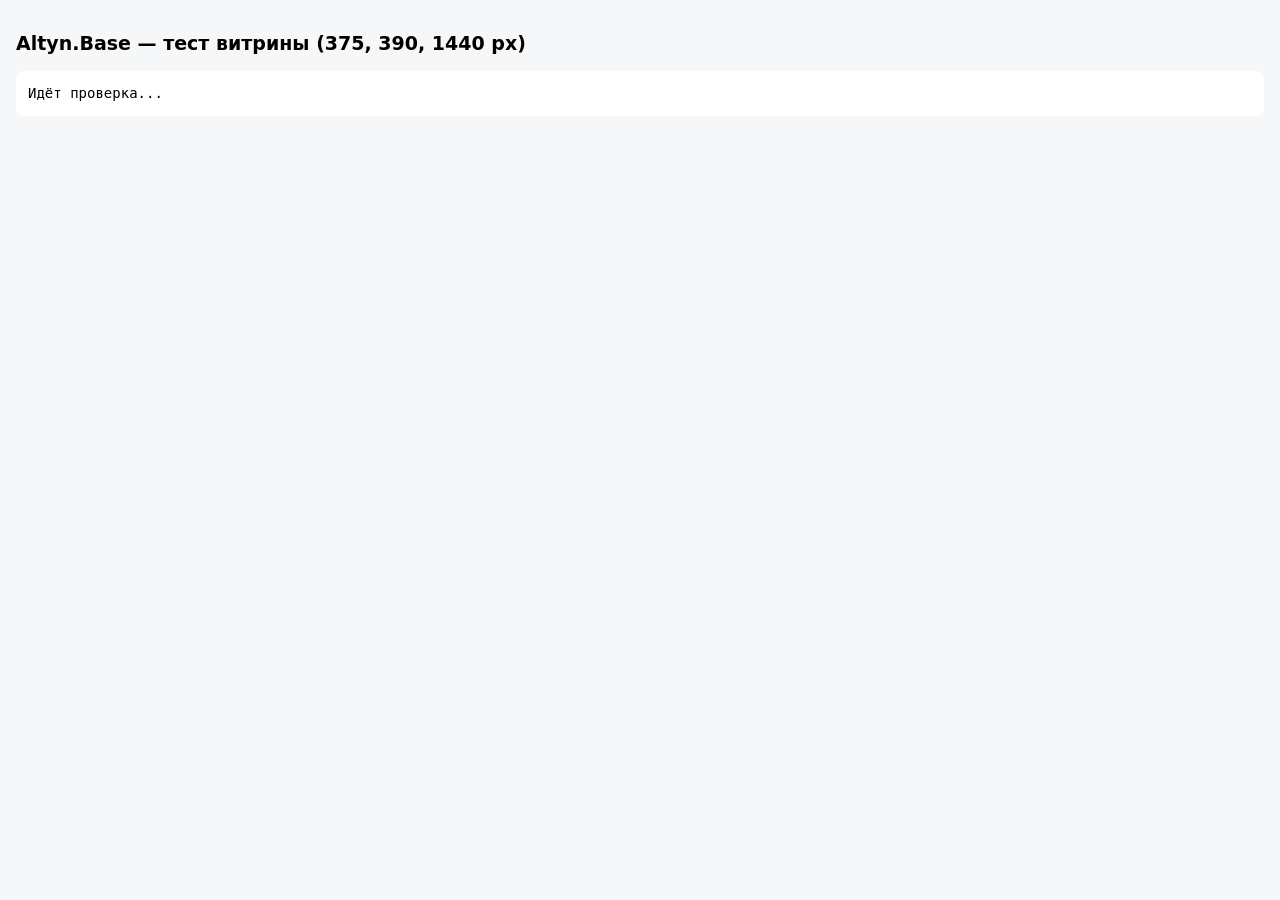
<file: shared/tests/catalog.html>
<!doctype html>
<html lang="ru"><head><meta charset="utf-8"><meta name="viewport" content="width=device-width,initial-scale=1">
<title>Altyn.Base catalog — viewport smoke tests</title>
<style>body{font:14px/1.5 system-ui,sans-serif;padding:16px;margin:0;background:#f6f7f8}h1{font-size:19px}pre{white-space:pre-wrap;background:#fff;padding:12px;border-radius:8px}iframe{border:1px solid #ddd;background:white;margin:8px 0;display:block;max-width:none}</style></head>
<body><h1>Altyn.Base — тест витрины (375, 390, 1440 px)</h1><pre id="results" role="status">Идёт проверка...</pre><div id="frames"></div>
<script>
(async function(){
 const cases=[], results=document.getElementById("results"), container=document.getElementById("frames");
 const check=(name,condition)=>cases.push({name,pass:Boolean(condition)});
 for(const width of [375,390,1440]){
   const frame=document.createElement("iframe");frame.width=String(width);frame.height="812";frame.title="Catalog "+width;frame.src="../index.html";
   container.append(frame);
   await new Promise((resolve)=>{frame.addEventListener("load",resolve,{once:true});frame.addEventListener("error",resolve,{once:true});});
   let doc;
   try{doc=frame.contentDocument;}catch(e){cases.push({name:width+" same-origin frame",pass:false});continue;}
   check(width+" frame loaded",!!doc&&!!doc.querySelector(".ab-screen"));
   if(!doc)continue;
   const fieldRows=doc.querySelectorAll("#demo-inputs > .ab-field");
   if(fieldRows.length>=4){
     const measures=Array.from(fieldRows).map(field=>{
       const box=field.querySelector(".ab-input-control"),label=field.querySelector(".ab-input-label"),input=field.querySelector("input");
       const r=box.getBoundingClientRect(),l=label.getBoundingClientRect();
       return {fontSize:frame.contentWindow.getComputedStyle(label).fontSize,state:field.dataset.state,
         floated:box.dataset.floated,labelInside:l.top>=r.top&&l.bottom<=r.bottom&&l.left>=r.left&&l.right<=r.right,
         height:r.height,value:input.value,placeholder:input.placeholder};
     });
     check(width+" Enable label 16px centered INSIDE box",measures[0].fontSize==="16px"&&measures[0].state==="enable"&&measures[0].floated==="false"&&measures[0].labelInside&&Math.abs(measures[0].height-54)<1);
     check(width+" Enable + placeholder label 12px INSIDE box",measures[1].fontSize==="12px"&&measures[1].floated==="true"&&measures[1].placeholder==="Введите назначение"&&measures[1].labelInside);
     check(width+" Filled label 12px INSIDE box",measures[2].fontSize==="12px"&&measures[2].value==="Иванов"&&measures[2].labelInside);
     check(width+" Invalid label 12px INSIDE red border",measures[3].fontSize==="12px"&&measures[3].state==="invalid"&&measures[3].labelInside);
     cases.push({name:width+" INPUT computed: "+JSON.stringify(measures),pass:true,meta:true});
   }else check(width+" 4 input examples rendered",false);
   check(width+" Switch demo rendered",doc.querySelectorAll("#demo-switches .ab-switch").length===2);
   check(width+" Radio demo rendered",doc.querySelectorAll("#demo-radios input[type=radio]").length===2);
   check(width+" ToggleButton demo rendered",doc.querySelectorAll("#demo-toggle-buttons .ab-toggle-button").length===2);
   check(width+" ToggleBank demo rendered",doc.querySelectorAll("#demo-toggle-banks .ab-toggle-bank").length===2);
   check(width+" primary action rendered",!!doc.querySelector("#demo-action .ab-button"));
   const sw=doc.querySelector("#demo-switches .ab-switch__input"), feedback=doc.querySelector("#feedback");
   if(sw&&feedback){const initial=sw.checked;sw.click();check(width+" switch click feedback",sw.checked!==initial&&feedback.textContent.includes("Уведомления"));}else check(width+" switch click feedback",false);
   const radios=doc.querySelectorAll("#demo-radios input[type=radio]");
   if(radios.length===2){radios[1].click();check(width+" Radio selection",radios[1].checked&&!radios[0].checked);}else check(width+" Radio selection",false);
   const toggle=doc.querySelector("#demo-toggle-buttons .ab-toggle-button:not([aria-pressed=true])");
   if(toggle){toggle.click();check(width+" toggle click",toggle.getAttribute("aria-pressed")==="true");}else check(width+" toggle click",false);
   const bank=doc.querySelector("#demo-toggle-banks .ab-toggle-bank:not([aria-pressed=true])");
   if(bank){bank.click();check(width+" bank click",bank.getAttribute("aria-pressed")==="true");}else check(width+" bank click",false);
   const images=Array.from(doc.querySelectorAll("img"));
   check(width+" image assets",images.length>=3&&images.every(i=>i.complete&&i.naturalWidth>0));
   const measured=frame.contentWindow.innerWidth;
   check(width+" viewport width",measured===width);
   check(width+" no horizontal document overflow",doc.documentElement.scrollWidth<=measured+1);
 }
 const passed=cases.filter(x=>x.pass&&!x.meta).length;
 const checks=cases.filter(x=>!x.meta);\n results.textContent=passed+"/"+checks.length+" passed\n"+cases.map(x=>(x.meta?"DATA ":(x.pass?"PASS ":"FAIL "))+x.name).join("\n");
 document.documentElement.dataset.testsPassed=String(passed===cases.filter(x=>!x.meta).length);
 window.AltynCatalogViewportResults=cases;
})();
</script></body></html>
</file>
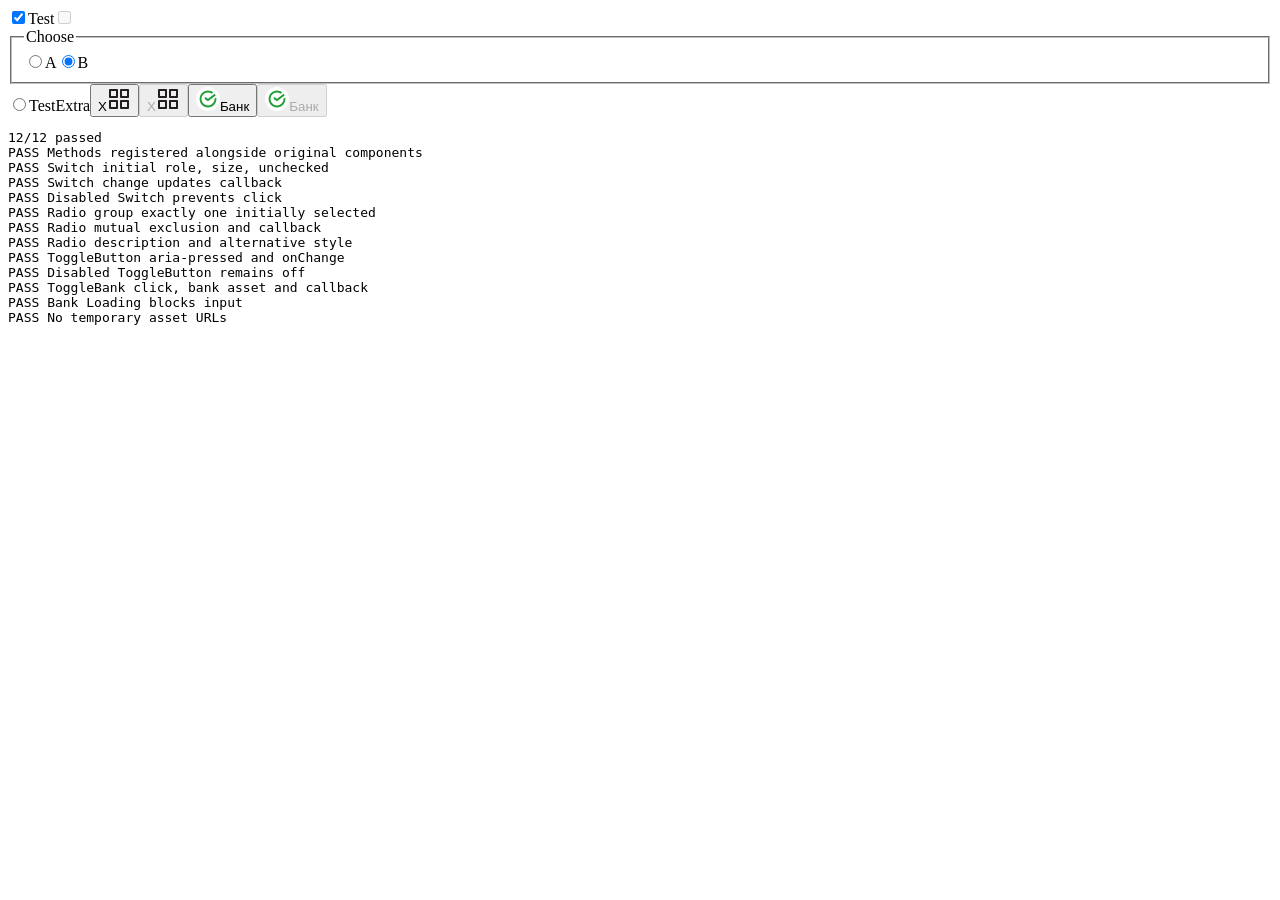
<file: shared/tests/choices.html>
<!doctype html><html lang="ru"><head><meta charset="utf-8"><title>Altyn selection controls — smoke tests</title></head>
<body><main id="mount"></main><pre id="result" role="status"></pre>
<script src="../components.js"></script><script src="../choices.js"></script>
<script>
(function(){
  const U=window.AltynBase, mount=document.getElementById("mount"), result=[];
  const test=(name,fn)=>{try{fn();result.push({name,pass:true});}catch(e){result.push({name,pass:false,error:String(e)});}};
  const assert=(cond,msg)=>{if(!cond)throw Error(msg);};
  test("Methods registered alongside original components",()=>assert(typeof U.createButton==="function"&&typeof U.createSwitch==="function"&&typeof U.createToggleBank==="function","missing methods"));
  let swCall=null;
  const sw=U.createSwitch({label:"Test",onChange:(v)=>swCall=v}); mount.append(sw);
  test("Switch initial role, size, unchecked",()=>{const i=sw.querySelector("input"); assert(i.getAttribute("role")==="switch"&&sw.dataset.size==="XL"&&!i.checked,"role/size/value");});
  test("Switch change updates callback",()=>{const i=sw.querySelector("input");i.click();assert(i.checked&&swCall===true,"switch not toggled");});
  test("Disabled Switch prevents click",()=>{const s=U.createSwitch({disabled:true,checked:false});mount.append(s);s.querySelector("input").click();assert(!s.querySelector("input").checked,"disabled switch toggled");});
  let choice="";
  const group=U.createRadioGroup({name:"smokeRadio",label:"Choose",options:[{label:"A",value:"a"},{label:"B",value:"b"}],value:"a",onChange:(v)=>choice=v});mount.append(group);
  test("Radio group exactly one initially selected",()=>assert(group.querySelectorAll('input[type="radio"]:checked').length===1,"selection"));
  test("Radio mutual exclusion and callback",()=>{const i=group.querySelectorAll('input[type="radio"]');i[1].click();assert(i[1].checked&&!i[0].checked&&choice==="b","group mutual exclusion");});
  test("Radio description and alternative style",()=>{const r=U.createRadio({label:"Test",description:"Extra",style:"Alternative",size:"Small"});mount.append(r);assert(r.dataset.figmaId==="2307:8499"&&r.dataset.style==="Alternative"&&r.dataset.size==="Small"&&!!r.querySelector(".ab-radio__description"),"description/style");});
  let tbValue=null;const tb=U.createToggleButton({label:"X",active:false,onChange:(v)=>tbValue=v});mount.append(tb);
  test("ToggleButton aria-pressed and onChange",()=>{tb.click();assert(tb.getAttribute("aria-pressed")==="true"&&tbValue===true,"toggle button");});
  const tbd=U.createToggleButton({label:"X",disabled:true}); mount.append(tbd);
  test("Disabled ToggleButton remains off",()=>{tbd.click();assert(tbd.getAttribute("aria-pressed")==="false","disabled");});
  let bankV=null;const bank=U.createToggleBank({label:"Банк",onChange:(v)=>bankV=v});mount.append(bank);
  test("ToggleBank click, bank asset and callback",()=>{bank.click();assert(bankV===true&&bank.getAttribute("aria-pressed")==="true"&&bank.querySelector('img').getAttribute("src").endsWith("/assets/bank.svg"),"bank");});
  test("Bank Loading blocks input",()=>{const n=U.createToggleBank({loading:true});mount.append(n);n.click();assert(n.disabled&&n.getAttribute("aria-pressed")==="false"&&n.getAttribute("aria-busy")==="true","loading");});
  test("No temporary asset URLs",()=>assert(!mount.innerHTML.includes("/api/mcp/asset/"),"temporary asset URL"));
  const passed=result.filter(x=>x.pass).length;
  document.getElementById("result").textContent=passed+"/"+result.length+" passed\n"+result.map(x=>(x.pass?"PASS ":"FAIL ")+x.name+(x.error?" "+x.error:"")).join("\n");
  document.documentElement.dataset.testsPassed=String(passed===result.length);
  window.AltynBaseSmokeTests=result;
})();
</script></body></html>
</file>
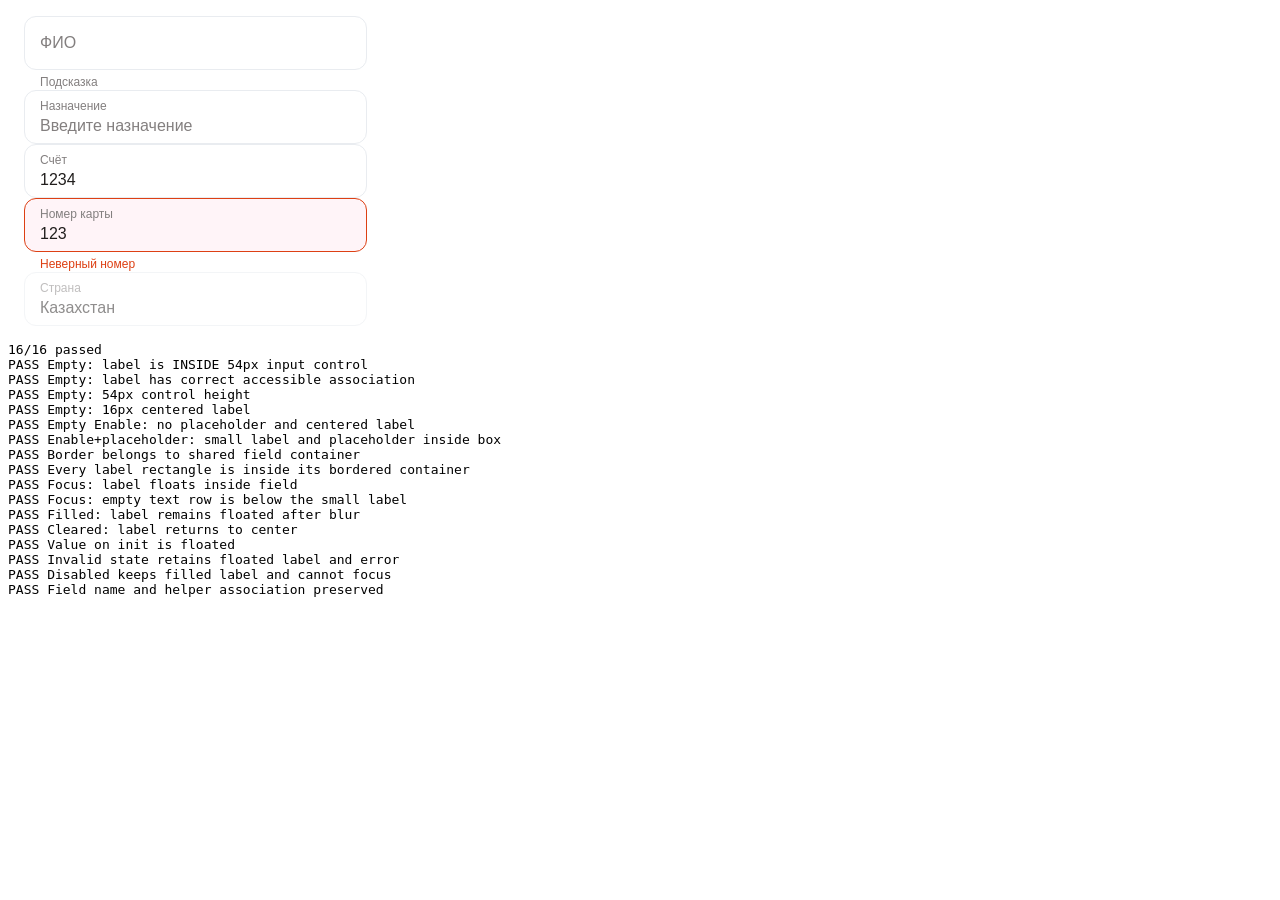
<file: shared/tests/input.html>
<!doctype html><html lang="ru"><head><meta charset="utf-8"><title>Input.mobile — regression</title><link rel="stylesheet" href="../tokens.css"><link rel="stylesheet" href="../components.css"></head>
<body><main id="area" style="max-width:343px;margin:16px"></main><pre id="result" role="status"></pre>
<script src="../components.js"></script><script>
(function(){
const UI=window.AltynBase,area=document.getElementById("area"),results=[];
const test=(name,check)=>{try{if(!check())throw Error("assertion failed");results.push("PASS "+name)}catch(e){results.push("FAIL "+name+" — "+e.message)}};
const empty=UI.createInput({label:"ФИО",name:"fio",helper:"Подсказка"});area.append(empty);
const withPlaceholder=UI.createInput({label:"Назначение",placeholder:"Введите назначение",name:"purpose"});area.append(withPlaceholder);
const filled=UI.createInput({label:"Счёт",name:"account",value:"1234"});area.append(filled);
const invalid=UI.createInput({label:"Номер карты",name:"card",value:"123",error:"Неверный номер"});area.append(invalid);
const disabled=UI.createInput({label:"Страна",name:"country",value:"Казахстан",disabled:true});area.append(disabled);
const input=empty.querySelector("input");
test("Empty: label is INSIDE 54px input control",()=>empty.querySelector(".ab-input-control > label")!==null&&empty.querySelector(".ab-field > label")===null&&empty.querySelector(".ab-input-control").dataset.floated==="false");
test("Empty: label has correct accessible association",()=>empty.querySelector("label").htmlFor===input.id);
test("Empty: 54px control height",()=>Math.abs(empty.querySelector(".ab-input-control").getBoundingClientRect().height-54)<1);
test("Empty: 16px centered label",()=>{const l=empty.querySelector("label"),r=l.getBoundingClientRect(),c=empty.querySelector(".ab-input-control").getBoundingClientRect(),s=getComputedStyle(l);return s.fontSize==="16px"&&Math.abs((r.top+r.height/2)-(c.top+c.height/2))<=1;});
test("Empty Enable: no placeholder and centered label",()=>input.getAttribute("placeholder")===null&&empty.querySelector(".ab-input-control").dataset.floated==="false");
test("Enable+placeholder: small label and placeholder inside box",()=>{const control=withPlaceholder.querySelector(".ab-input-control"),label=withPlaceholder.querySelector(".ab-input-label"),input=withPlaceholder.querySelector("input");return control.dataset.floated==="true"&&getComputedStyle(label).fontSize==="12px"&&input.placeholder==="Введите назначение";});
test("Border belongs to shared field container",()=>getComputedStyle(empty.querySelector(".ab-input-control")).borderTopStyle==="solid"&&getComputedStyle(empty.querySelector("input")).borderTopStyle==="none");
test("Every label rectangle is inside its bordered container",()=>[empty,withPlaceholder,filled,invalid,disabled].every(field=>{const c=field.querySelector(".ab-input-control").getBoundingClientRect(),l=field.querySelector(".ab-input-label").getBoundingClientRect();return l.left>=c.left&&l.right<=c.right&&l.top>=c.top&&l.bottom<=c.bottom;}));
input.focus();
test("Focus: label floats inside field",()=>empty.dataset.state==="focus"&&empty.querySelector(".ab-input-control").dataset.floated==="true"&&getComputedStyle(empty.querySelector("label")).fontSize==="12px");
test("Focus: empty text row is below the small label",()=>{const label=empty.querySelector(".ab-input-label").getBoundingClientRect(),c=empty.querySelector(".ab-input-control").getBoundingClientRect();return label.top>=c.top&&label.bottom < c.bottom-12;});
input.value="Петров";input.dispatchEvent(new Event("input",{bubbles:true}));input.blur();
test("Filled: label remains floated after blur",()=>empty.dataset.state==="filled"&&empty.querySelector(".ab-input-control").dataset.floated==="true");
input.value="";input.dispatchEvent(new Event("input",{bubbles:true}));
test("Cleared: label returns to center",()=>empty.dataset.state==="enable"&&empty.querySelector(".ab-input-control").dataset.floated==="false");
test("Value on init is floated",()=>filled.dataset.state==="filled"&&filled.querySelector(".ab-input-control").dataset.floated==="true");
test("Invalid state retains floated label and error",()=>invalid.dataset.state==="invalid"&&invalid.querySelector("input").getAttribute("aria-invalid")==="true"&&invalid.querySelector(".ab-field__helper").dataset.error==="true");
test("Disabled keeps filled label and cannot focus",()=>disabled.dataset.state==="disabled"&&disabled.querySelector("input").disabled);
test("Field name and helper association preserved",()=>input.name==="fio"&&input.getAttribute("aria-describedby")===empty.querySelector(".ab-field__helper").id);
const passed=results.filter(x=>x.startsWith("PASS")).length;
document.getElementById("result").textContent=passed+"/"+results.length+" passed\n"+results.join("\n");document.documentElement.dataset.testsPassed=String(passed===results.length);
})();
</script></body></html>
</file>
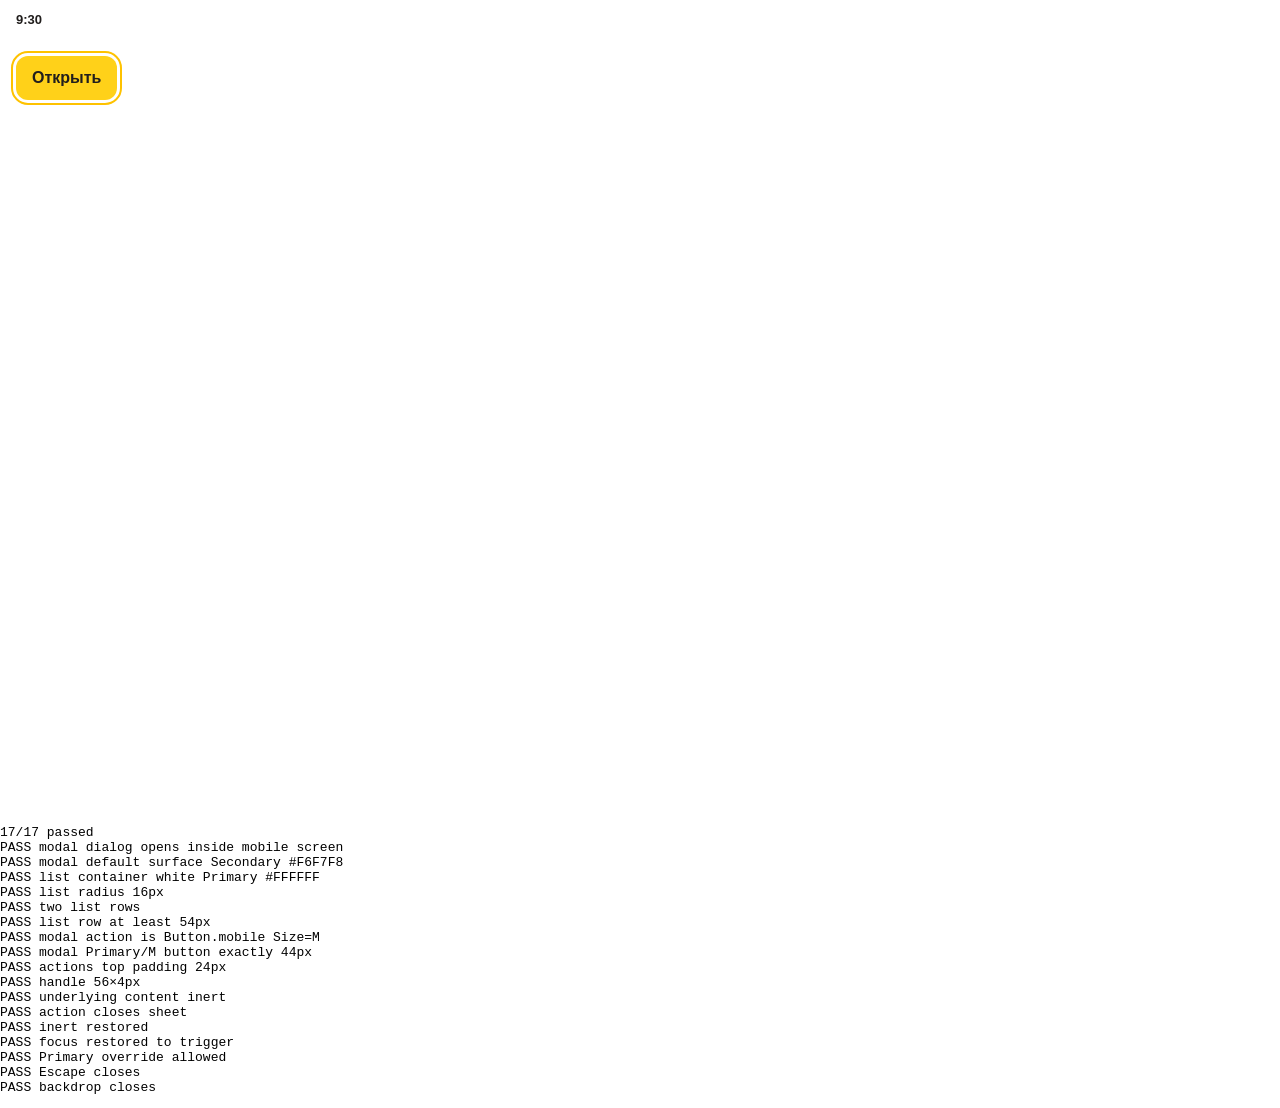
<file: shared/tests/modal.html>
<!doctype html><html lang="ru"><head><meta charset="utf-8"><meta name="viewport" content="width=device-width,initial-scale=1">
<title>Modal pattern tests</title>
<link rel="stylesheet" href="../tokens.css"><link rel="stylesheet" href="../components.css"><link rel="stylesheet" href="../modal.css">
<style>body{margin:0}.ab-screen{height:812px;width:min(100%,375px);background:#fff}.ab-main{padding:16px}</style></head>
<body><section class="ab-screen"><div class="ab-statusbar">9:30</div><main class="ab-main" id="area"></main><div class="ab-bottom-system"></div></section>
<pre id="result" role="status">Проверка...</pre>
<script src="../components.js"></script><script src="../modal.js"></script><script>
(function(){
 const UI=window.AltynBase,area=document.getElementById("area"),checks=[];
 const test=(name,fn)=>{try{if(!fn())throw Error("Expected true");checks.push({name,ok:true});}catch(e){checks.push({name,ok:false,error:String(e)});}};
 const trigger=UI.createButton({label:"Открыть",size:"M"});area.append(trigger);trigger.focus();
 let onCloseReason=null;
 let modal=UI.openModal({trigger,title:"Документы для банка",items:["Брокерский договор","Подтверждение открытия брокерского счета"],actions:[{label:"Закрыть",type:"primary"}],onClose:r=>{onCloseReason=r;}});
 const get=(s)=>document.querySelector(s);
 test("modal dialog opens inside mobile screen",()=>get(".ab-screen > .ab-modal-overlay")!==null&&get(".ab-modal-sheet").getAttribute("aria-modal")==="true");
 test("modal default surface Secondary #F6F7F8",()=>getComputedStyle(get(".ab-modal-sheet")).backgroundColor==="rgb(246, 247, 248)");
 test("list container white Primary #FFFFFF",()=>getComputedStyle(get(".ab-modal-list")).backgroundColor==="rgb(255, 255, 255)");
 test("list radius 16px",()=>getComputedStyle(get(".ab-modal-list")).borderTopLeftRadius==="16px");
 test("two list rows",()=>get(".ab-modal-list").children.length===2);
 test("list row at least 54px",()=>get(".ab-modal-list-row").getBoundingClientRect().height>=54);
 test("modal action is Button.mobile Size=M",()=>get(".ab-modal-actions .ab-button").dataset.size==="M");
 test("modal Primary/M button exactly 44px",()=>get(".ab-modal-actions .ab-button").getBoundingClientRect().height===44);
 test("actions top padding 24px",()=>getComputedStyle(get(".ab-modal-actions")).paddingTop==="24px");
 test("handle 56×4px",()=>get(".ab-modal-handle").getBoundingClientRect().width===56&&get(".ab-modal-handle").getBoundingClientRect().height===4);
 test("underlying content inert",()=>area.inert);
 get(".ab-modal-actions button").click();
 test("action closes sheet",()=>!get(".ab-modal-overlay")&&onCloseReason==="action");
 test("inert restored",()=>!area.inert);
 test("focus restored to trigger",()=>document.activeElement===trigger);
 modal=UI.openModal({title:"White exception",surface:"primary",content:document.createTextNode("Текст"),actions:[{label:"Понятно"}]});
 test("Primary override allowed",()=>getComputedStyle(get(".ab-modal-sheet")).backgroundColor==="rgb(255, 255, 255)");
 document.dispatchEvent(new KeyboardEvent("keydown",{key:"Escape",bubbles:true}));
 test("Escape closes",()=>!get(".ab-modal-overlay"));
 modal=UI.openModal({title:"Закрыть",actions:[{label:"Закрыть"}]});
 get(".ab-modal-backdrop").click();
 test("backdrop closes",()=>!get(".ab-modal-overlay"));
 const passed=checks.filter(v=>v.ok).length;
 get("#result").textContent=passed+"/"+checks.length+" passed\n"+checks.map(v=>(v.ok?"PASS ":"FAIL ")+v.name+(v.error?" "+v.error:"")).join("\n");
 document.documentElement.dataset.testsPassed=String(passed===checks.length);
})();
</script></body></html>
</file>
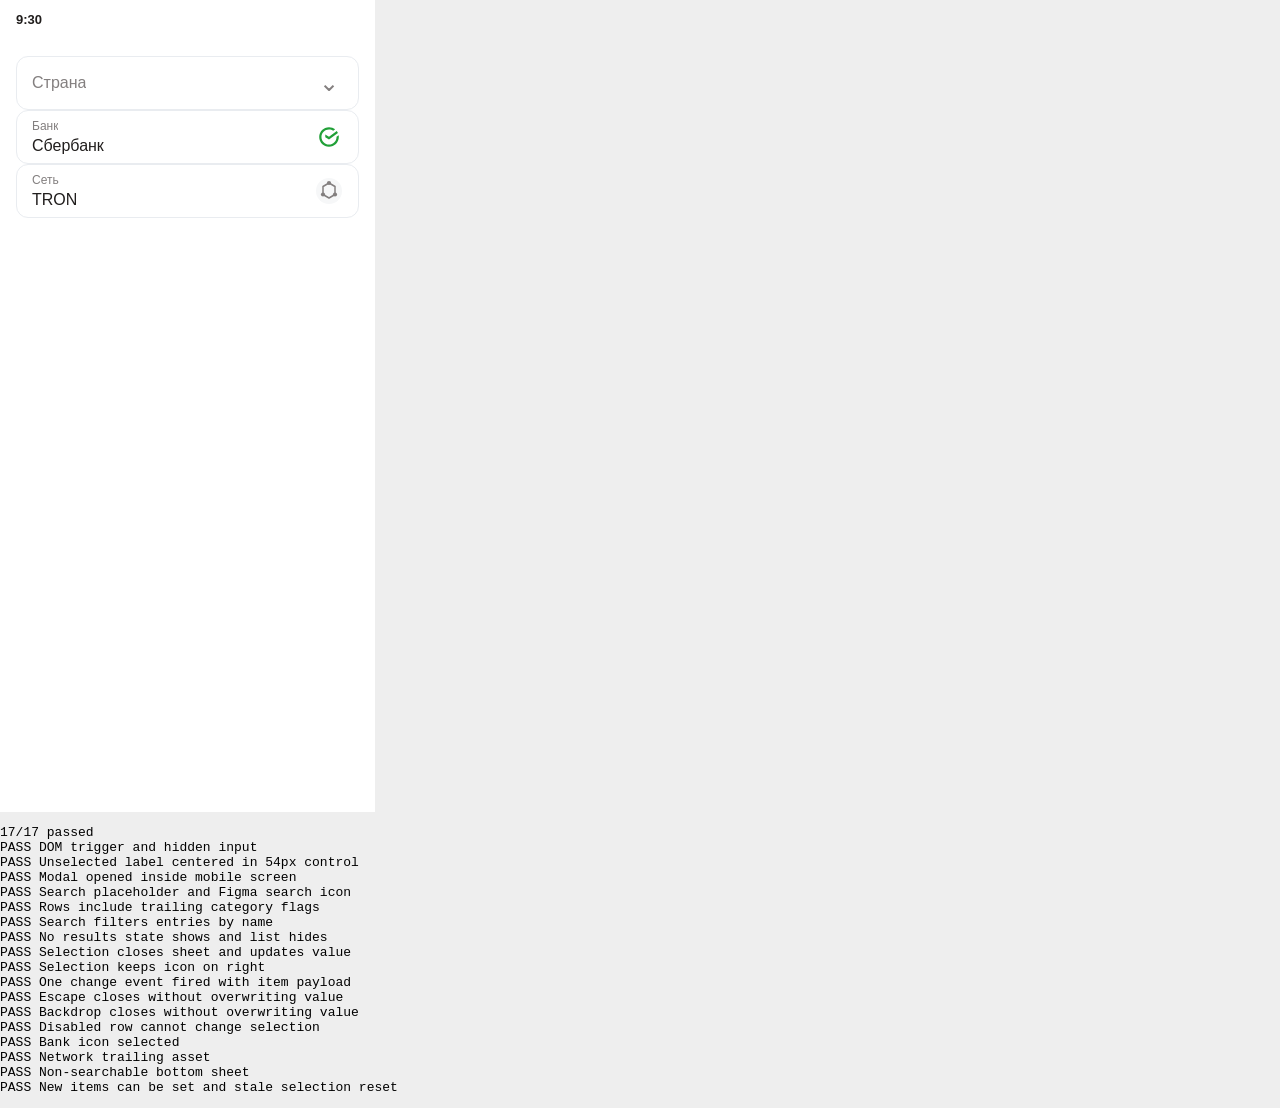
<file: shared/tests/select-sheet.html>
<!doctype html><html lang="ru"><head><meta charset="utf-8">
<title>Selection sheet smoke tests</title><link rel="stylesheet" href="../tokens.css"><link rel="stylesheet" href="../components.css"><link rel="stylesheet" href="../select-sheet.css">
<style>body{margin:0;font-family:Inter,sans-serif;background:#eee}.ab-screen{width:375px;height:812px;background:white}.ab-main{padding:16px}</style></head><body>
<section class="ab-screen"><div class="ab-statusbar">9:30</div><main class="ab-main" id="testarea"></main><div class="ab-bottom-system"></div></section><pre id="result" role="status"></pre>
<script src="../components.js"></script><script src="../select-sheet.js"></script>
<script>
(async function(){
const U=window.AltynBase,area=document.getElementById("testarea"),out=[];
const test=(name,fn)=>{try{if(!fn())throw Error("Assertion");out.push({name,pass:true});}catch(e){out.push({name,pass:false,error:String(e)});}};
const items=[{id:"kz",label:"Казахстан",icon:"🇰🇿",searchText:"Kazakhstan"},{id:"ru",label:"Россия",icon:"🇷🇺",searchText:"Russia"},{id:"us",label:"США",icon:"🇺🇸",disabled:true}];
let changes=0,latest=null;
const country=U.createSelectField({label:"Страна",kind:"country",items,name:"country",title:"Выберите страну",searchPlaceholder:"Найти страну",onChange:(item,value)=>{changes++;latest={item,value};}});
area.append(country);
test("DOM trigger and hidden input",()=>!!country.querySelector('button[aria-haspopup="dialog"]')&&!!country.querySelector('input[type="hidden"][name="country"]'));
test("Unselected label centered in 54px control",()=>country.dataset.state==="enable"&&country.querySelector("button").dataset.floated==="false"&&Math.abs(country.querySelector("button").getBoundingClientRect().height-54)<1);
country.open();
test("Modal opened inside mobile screen",()=>!!document.querySelector(".ab-screen > .ab-selection-overlay")&&document.querySelector(".ab-selection-sheet").getAttribute("aria-modal")==="true");
test("Search placeholder and Figma search icon",()=>document.querySelector(".ab-selection-search").placeholder==="Найти страну"&&document.querySelector(".ab-selection-search-icon").src.includes("/assets/search.svg"));
test("Rows include trailing category flags",()=>document.querySelectorAll(".ab-selection-row__icon").length===3);
let search=document.querySelector(".ab-selection-search");search.value="каз";search.dispatchEvent(new Event("input",{bubbles:true}));
test("Search filters entries by name",()=>document.querySelectorAll(".ab-selection-row").length===1&&document.querySelector(".ab-selection-row__label").textContent==="Казахстан");
search.value="не существует";search.dispatchEvent(new Event("input",{bubbles:true}));
test("No results state shows and list hides",()=>!document.querySelector(".ab-selection-empty").hidden&&document.querySelector(".ab-selection-list").hidden);
search.value="Каз";search.dispatchEvent(new Event("input",{bubbles:true}));document.querySelector(".ab-selection-row").click();
test("Selection closes sheet and updates value",()=>!document.querySelector(".ab-selection-overlay")&&country.getValue()==="kz"&&country.dataset.state==="filled");
test("Selection keeps icon on right",()=>country.querySelector(".ab-select-trigger__trailing").textContent.includes("🇰🇿"));
test("One change event fired with item payload",()=>changes===1&&latest.value==="kz"&&latest.item.label==="Казахстан");
country.open();document.dispatchEvent(new KeyboardEvent("keydown",{key:"Escape",bubbles:true}));
test("Escape closes without overwriting value",()=>!document.querySelector(".ab-selection-overlay")&&country.getValue()==="kz"&&changes===1);
country.open();document.querySelector(".ab-selection-backdrop").click();
test("Backdrop closes without overwriting value",()=>!document.querySelector(".ab-selection-overlay")&&country.getValue()==="kz");
country.open();const disabled=document.querySelector('.ab-selection-row[data-value="us"]');disabled.click();
test("Disabled row cannot change selection",()=>country.getValue()==="kz"&&!!document.querySelector(".ab-selection-overlay"));
country.close();
const bank=U.createSelectField({label:"Банк",kind:"bank",items:[{id:"sber",label:"Сбербанк",iconSrc:"../assets/bank.svg"}],value:"sber"});area.append(bank);
test("Bank icon selected",()=>bank.querySelector(".ab-select-icon__img")?.src.includes("bank.svg")&&bank.getValue()==="sber");
const net=U.createSelectField({label:"Сеть",kind:"network",items:[{id:"tron",label:"TRON"}],value:"tron",searchable:false});area.append(net);
test("Network trailing asset",()=>net.querySelector(".ab-select-icon__img")?.src.includes("network-generic.svg"));
net.open();test("Non-searchable bottom sheet",()=>!document.querySelector(".ab-selection-search")&&!!document.querySelector(".ab-selection-sheet"));net.close();
const old=country.getValue();country.setItems([{id:"new",label:"Новая страна",icon:"🌐"}]);
test("New items can be set and stale selection reset",()=>country.getValue()===""&&old==="kz");
const passed=out.filter(v=>v.pass).length;document.getElementById("result").textContent=passed+"/"+out.length+" passed\n"+out.map(v=>(v.pass?"PASS ":"FAIL ")+v.name+(v.error?" "+v.error:"")).join("\n");
document.documentElement.dataset.testsPassed=String(passed===out.length);
})();
</script></body></html>
</file>
<file: shared/tokens.css>
/* Altyn.Base — verified subset from Figma, 2026-11-11.
   Source: https://www.figma.com/design/eZfU7lRRxu3GYH2S2KRgMy/
   Screen-layout values: ../docs/mobile-screen-layout.md
   Not a complete export of Figma variables (the file has no local variable collections). */
:root {
  --ab-brand: #ffd119;
  --ab-link: #fec200;
  --ab-ink: #211e1d;
  --ab-muted: #837f7f;
  --ab-border: #e9ecf0;
  --ab-border-tertiary: #b9b7b7;
  --ab-error: #dd4014;
  --ab-error-bg: #fff4f8;
  --ab-black: #000000;
  --ab-modal-bg-secondary: #f6f7f8;
  --ab-modal-list-bg: #ffffff;
  --ab-modal-list-radius: 16px;
  --ab-white: #ffffff;
  --ab-input-brand: #fff2c8;
  --ab-radius-l: 12px;
  --ab-radius-m: 8px;
  --ab-font: Inter, -apple-system, BlinkMacSystemFont, "Segoe UI", sans-serif;
  --ab-screen-gutter: 16px;
  --ab-input-stack-gap: 12px;
  --ab-list-group-gap: 12px;
  --ab-row-gap: 0px;
  --ab-status-height: 40px;
  --ab-navbar-height: 54px;
  --ab-button-height-l: 54px;
  --ab-button-height-m: 44px;
  --ab-button-height-s: 32px;
  --ab-input-height: 54px;
  --ab-bottom-system-height: 48px;
}
</file>
<file: shared/components.css>
/* Shared Altyn.Base HTML layer. All selectors are prefixed ab- to avoid affecting existing prototypes. */
.ab-screen, .ab-screen *, .ab-screen *::before, .ab-screen *::after,
.ab-button, .ab-field, .ab-field *, .ab-list-group, .ab-list-group *,
.ab-navbar, .ab-navbar *, .ab-check, .ab-check * { box-sizing: border-box; }
.ab-screen { font-family:var(--ab-font); color:var(--ab-ink); background:var(--ab-white); display:flex; flex-direction:column; width:100%; min-height:0; height:100%; overflow:hidden; }
.ab-statusbar { flex:none; height:var(--ab-status-height); display:flex; align-items:center; justify-content:space-between; padding-inline:var(--ab-screen-gutter); font:600 13px/20px var(--ab-font); }
.ab-navbar { display:flex; align-items:center; flex:none; min-height:var(--ab-navbar-height); padding:0 var(--ab-screen-gutter); gap:18px; font-family:var(--ab-font); color:var(--ab-ink); background:var(--ab-white); }
.ab-navbar__title { flex:1; min-width:0; font:500 18px/24px var(--ab-font); overflow:hidden; white-space:nowrap; text-overflow:ellipsis; }
.ab-navbar[data-align="center"] { display:grid; grid-template-columns:24px minmax(0,1fr) 24px; gap:12px; }
.ab-navbar[data-align="center"] .ab-navbar__title { text-align:center; }
.ab-navbar__action { flex:none; display:grid; place-items:center; border:0; background:none; width:24px; height:24px; padding:0; cursor:pointer; }
.ab-navbar__action img { width:24px; height:24px; display:block; }
.ab-navbar__action:focus-visible, .ab-button:focus-visible, .ab-list-row:focus-visible, .ab-checkbox-input:focus-visible { outline:2px solid var(--ab-link); outline-offset:3px; }
.ab-navbar__placeholder { width:24px; height:24px; flex:none; }
.ab-main { flex:1 1 auto; min-height:0; overflow-y:auto; overflow-x:hidden; }
.ab-section, .ab-action-area { padding-inline:var(--ab-screen-gutter); }
.ab-input-stack, .ab-list-group-stack { display:flex; flex-direction:column; gap:12px; }
.ab-list-group-stack { gap:var(--ab-list-group-gap); }
.ab-bottom-system { flex:none; height:var(--ab-bottom-system-height); background:var(--ab-white); display:grid; place-items:center; }
.ab-bottom-system__handle { background:var(--ab-ink); width:108px; height:4px; border-radius:3px; }
.ab-action-area { flex:none; padding-block:12px 16px; background:var(--ab-white); }
.ab-button { display:inline-flex; align-items:center; justify-content:center; gap:4px; min-width:0; height:var(--ab-button-height-l); border:0; border-radius:var(--ab-radius-l); padding:0 24px; font:600 16px/24px var(--ab-font); text-align:center; cursor:pointer; white-space:nowrap; transition:filter 100ms ease; }
.ab-button[data-type="primary"] { background:var(--ab-brand); color:var(--ab-ink); }
.ab-button[data-type="secondary"] { background:var(--ab-black); color:var(--ab-white); }
.ab-button[data-type="tertiary"] { background:transparent; color:var(--ab-ink); border:1px solid var(--ab-border-tertiary); }
.ab-button[data-size="M"] { height:var(--ab-button-height-m); padding-inline:16px; }
.ab-button[data-size="S"] { height:var(--ab-button-height-s); padding-inline:12px; font-size:14px; line-height:20px; }
.ab-button[data-type="tertiary"][data-size="M"] { height:48px; }
.ab-button[data-block="true"] { width:100%; }
.ab-button:not(:disabled):active { filter:brightness(.96); }
.ab-button:disabled, .ab-button[aria-busy="true"] { opacity:.4; cursor:default; }
.ab-button[aria-busy="true"] { opacity:1; cursor:progress; }
.ab-button__spinner { display:none; width:18px; height:18px; border:2px solid currentColor; border-top-color:transparent; border-radius:50%; animation:ab-spin .8s linear infinite; }
.ab-button[aria-busy="true"] .ab-button__spinner { display:block; }
@keyframes ab-spin { to { transform:rotate(360deg); } }
/* Input.mobile: label AND editable value are children of the SAME bordered box.
   Figma: Enable 2152:12365, Enable + placeholder 2190:18818, Filled 2014:9857. */
.ab-field { display:flex; flex-direction:column; gap:4px; font-family:var(--ab-font); color:var(--ab-ink); min-width:0; }
.ab-input-control {
  box-sizing:border-box; position:relative; display:block; width:100%; min-width:0;
  height:var(--ab-input-height); border:1px solid var(--ab-border);
  border-radius:var(--ab-radius-l); background:var(--ab-white); overflow:hidden;
}
.ab-input {
  box-sizing:border-box; display:block; width:100%; height:100%; min-width:0; margin:0;
  border:0; outline:none; box-shadow:none; border-radius:0;
  padding:8px 15px; background:transparent; color:var(--ab-ink);
  font:400 16px/24px var(--ab-font);
}
.ab-input-control[data-has-label="true"] .ab-input { padding:23px 15px 5px; }
.ab-input-label {
  position:absolute; z-index:1; left:15px; top:50%; transform:translateY(-50%);
  color:var(--ab-muted); font:400 16px/24px var(--ab-font);
  max-width:calc(100% - 30px); overflow:hidden; white-space:nowrap;
  text-overflow:ellipsis; cursor:text;
}
.ab-input-control[data-floated="true"] .ab-input-label {
  top:7px; transform:none; font:400 12px/16px var(--ab-font);
}
.ab-input::placeholder { color:var(--ab-muted); opacity:1; }
.ab-input-control[data-has-label="true"][data-floated="false"] .ab-input::placeholder { color:transparent; }
.ab-input-control:focus-within { border-color:var(--ab-brand); }
.ab-input-control[data-invalid="true"],.ab-input-control[data-invalid="true"]:focus-within {
  border-color:var(--ab-error); background:var(--ab-error-bg);
}
.ab-input-control[data-disabled="true"] { opacity:.5; cursor:default; }
.ab-input:disabled,.ab-input:read-only { cursor:default; }
.ab-field__helper { min-height:16px; color:var(--ab-muted); font:400 12px/16px var(--ab-font); padding-inline:16px; }
.ab-field__helper[data-error="true"] { color:var(--ab-error); }
.ab-list-group { background:var(--ab-white); padding:0 16px; border-radius:var(--ab-radius-l); display:flex; flex-direction:column; gap:var(--ab-row-gap); overflow:hidden; }
.ab-list-row { display:flex; align-items:center; gap:16px; width:100%; min-height:54px; padding:8px 0; border:0; border-bottom:1px solid var(--ab-border); background:none; text-align:left; color:var(--ab-ink); font-family:var(--ab-font); }
button.ab-list-row { cursor:pointer; }
.ab-list-row:last-child { border-bottom:0; }
.ab-list-row:disabled { opacity:.4; cursor:default; }
.ab-list-row__content { display:flex; flex:1; min-width:0; flex-direction:column; }
.ab-list-row__label { color:var(--ab-muted); font:400 12px/16px var(--ab-font); }
.ab-list-row__value { font:400 16px/24px var(--ab-font); overflow-wrap:anywhere; }
.ab-list-row__chevron { flex:none; font-size:18px; line-height:20px; color:var(--ab-link); }
.ab-check { display:inline-flex; gap:10px; align-items:flex-start; font:400 14px/20px var(--ab-font); color:var(--ab-ink); cursor:pointer; }
.ab-check:has(.ab-checkbox-input:disabled) { opacity:.4; cursor:default; }
.ab-checkbox-input { appearance:none; -webkit-appearance:none; flex:none; width:20px; height:20px; margin:0; border:2px solid var(--ab-border); border-radius:4px; background:var(--ab-white); cursor:pointer; }
.ab-checkbox-input:checked { background:var(--ab-brand) url("./assets/check.svg") center / 12px 12px no-repeat; border-color:var(--ab-brand); }
.ab-checkbox-input:disabled { cursor:default; }
@media (prefers-reduced-motion:reduce) { .ab-button { transition:none; } .ab-button__spinner { animation-duration:1.6s; } }
</file>
<file: shared/select-sheet.css>
/* Input.mobile + modal + list.mobile Altyn selection pattern */
.ab-screen{position:relative}
.ab-select-trigger{width:100%;height:54px;display:block;position:relative;text-align:left;padding:0;cursor:pointer;background:var(--ab-white);color:var(--ab-ink);font-family:var(--ab-font)}
.ab-select-trigger .ab-input-label{pointer-events:none;max-width:calc(100% - 76px)}
.ab-select-trigger[data-floated="true"] .ab-input-label{top:7px;transform:none;font:400 12px/16px var(--ab-font)}
.ab-select-trigger__value{position:absolute;left:15px;right:60px;top:23px;height:24px;overflow:hidden;text-overflow:ellipsis;white-space:nowrap;font:400 16px/24px var(--ab-font)}
.ab-select-trigger[data-floated="false"] .ab-select-trigger__value{display:none}
.ab-select-trigger__trailing{position:absolute;top:0;right:15px;bottom:0;width:28px;display:grid;place-items:center;pointer-events:none}
.ab-select-chevron{font:400 24px/24px var(--ab-font);color:var(--ab-muted)}
.ab-select-trigger:focus-visible{outline:2px solid var(--ab-brand);outline-offset:2px}
.ab-select-trigger:disabled{opacity:.45;cursor:default}
.ab-select-icon,.ab-selection-row__icon{width:28px;height:28px;flex:none;display:inline-grid;place-items:center;border-radius:50%;overflow:hidden}
.ab-select-icon__img,.ab-selection-row__icon__img{display:block;width:100%;height:100%;object-fit:contain}
.ab-select-icon__glyph,.ab-selection-row__icon__glyph{font-size:22px;line-height:28px}
.ab-selection-overlay{position:absolute;inset:0;z-index:1000;display:flex;align-items:flex-end;isolation:isolate;overflow:hidden}
.ab-selection-backdrop{position:absolute;inset:0;background:rgba(33,30,29,.25)}
.ab-selection-sheet{position:relative;display:flex;flex-direction:column;width:100%;max-height:calc(100% - 40px);min-height:0;overflow:hidden;background:var(--ab-modal-bg-secondary);border-radius:12px 12px 0 0;box-shadow:0 -4px 5px rgba(0,0,0,.08);font-family:var(--ab-font);color:var(--ab-ink);outline:0}
.ab-selection-grab{height:20px;flex:none;display:flex;align-items:center;justify-content:center;touch-action:pan-y;cursor:grab}
.ab-selection-handle{width:56px;height:4px;background:#a09e9d;border-radius:12px}
.ab-selection-header{padding:0 16px 16px;flex:none}
.ab-selection-heading{margin:0;font:600 18px/27px var(--ab-font);color:var(--ab-ink)}
.ab-selection-search-wrap{height:54px;position:relative;flex:none;margin:0 16px 16px}
.ab-selection-search{box-sizing:border-box;display:block;width:100%;height:54px;border:1px solid var(--ab-border);border-radius:12px;background:var(--ab-white);padding:8px 48px 8px 16px;outline:none;appearance:none;font:400 16px/24px var(--ab-font);color:var(--ab-ink)}
.ab-selection-search::placeholder{color:var(--ab-muted);opacity:1}
.ab-selection-search:focus{border-color:var(--ab-brand)}
.ab-selection-search::-webkit-search-cancel-button{-webkit-appearance:none}
.ab-selection-search-icon{position:absolute;width:16px;height:16px;right:16px;top:19px;pointer-events:none}
.ab-selection-body{flex:0 1 auto;min-height:0;overflow-y:auto;overscroll-behavior:contain;padding:0 16px 16px;scrollbar-width:thin}
.ab-selection-list{background:var(--ab-modal-list-bg);border-radius:12px;padding:4px 16px;display:flex;flex-direction:column}
.ab-selection-row{box-sizing:border-box;display:flex;align-items:center;gap:16px;min-height:54px;width:100%;padding:8px 0;flex:none;border:0;border-bottom:1px solid var(--ab-border);border-radius:0;background:transparent;text-align:left;cursor:pointer;color:var(--ab-ink);font:400 16px/24px var(--ab-font)}
.ab-selection-row:last-child{border-bottom:0}
.ab-selection-row:disabled{opacity:.45;cursor:default}
.ab-selection-row:focus-visible{outline:2px solid var(--ab-brand);outline-offset:-2px}
.ab-selection-row:not(:disabled):active{background:#f7f7f7}
.ab-selection-row[aria-selected="true"] .ab-selection-row__label{font-weight:500}
.ab-selection-row__contents{display:flex;flex-direction:column;flex:1;min-width:0}
.ab-selection-row__label{line-height:24px;overflow-wrap:anywhere}
.ab-selection-row__subtitle{font:400 12px/16px var(--ab-font);color:var(--ab-muted)}
.ab-selection-empty{padding:24px 16px;border-radius:12px;background:var(--ab-white);text-align:center;color:var(--ab-muted);font:400 14px/20px var(--ab-font)}
.ab-selection-list[hidden],.ab-selection-empty[hidden]{display:none!important}
.ab-selection-bottom{flex:none;height:48px;display:flex;align-items:center;justify-content:center;background:var(--ab-modal-bg-secondary)}
.ab-selection-home-indicator{width:108px;height:4px;border-radius:4px;background:#211e1d}
</file>
<file: shared/choices.css>
/* Altyn.Base: Switch.mob, RadioButton, ToggleButton.mobile, ToggleBank */
.ab-switch,.ab-radio,.ab-toggle-button,.ab-toggle-bank,.ab-radio-group,
.ab-switch *, .ab-radio *, .ab-toggle-button *, .ab-toggle-bank * { box-sizing:border-box; }
.ab-switch { display:inline-flex; align-items:center; gap:12px; min-width:0; cursor:pointer; color:var(--ab-ink); font:400 16px/24px var(--ab-font); }
.ab-switch:has(.ab-switch__input:disabled) { cursor:default; opacity:.4; }
.ab-switch__input { position:absolute; width:1px; height:1px; padding:0; border:0; opacity:0; overflow:hidden; }
.ab-switch__track { width:44px; height:24px; border-radius:24px; position:relative; display:block; flex:none; background:rgba(233,236,240,.2); transition:background 120ms; }
.ab-switch__handle { width:20px; height:20px; border-radius:32px; background:#fff; position:absolute; left:2px; top:2px; box-shadow:0 1px 3px #0002; transition:transform 120ms; }
.ab-switch__input:checked + .ab-switch__track { background:var(--ab-brand); }
.ab-switch[data-theme="info"] .ab-switch__input:checked + .ab-switch__track { background:#161514; }
.ab-switch__input:checked + .ab-switch__track .ab-switch__handle { transform:translateX(20px); }
.ab-switch[data-size="L"] .ab-switch__track { width:36px; height:20px; }
.ab-switch[data-size="L"] .ab-switch__handle { width:16px; height:16px; }
.ab-switch[data-size="L"] .ab-switch__input:checked + .ab-switch__track .ab-switch__handle { transform:translateX(16px); }
.ab-switch[data-size="M"] .ab-switch__track { width:20px; height:12px; }
.ab-switch[data-size="M"] .ab-switch__handle { width:8px; height:8px; }
.ab-switch[data-size="M"] .ab-switch__input:checked + .ab-switch__track .ab-switch__handle { transform:translateX(8px); }
.ab-switch__addon { position:absolute; right:4px; top:50%; transform:translateY(-50%); width:16px; height:16px; background:url("./assets/switch-off.svg") center / 100% 100% no-repeat; }
.ab-switch__input:checked + .ab-switch__track .ab-switch__addon { left:4px; right:auto; background-image:url("./assets/switch-on.svg"); }
.ab-switch[data-size="L"] .ab-switch__addon { width:12px; height:12px; }
.ab-switch__input:focus-visible + .ab-switch__track { outline:2px solid var(--ab-link); outline-offset:3px; }
.ab-radio { display:flex; flex-direction:column; gap:0; width:100%; min-width:0; cursor:pointer; color:var(--ab-ink); font-family:var(--ab-font); }
.ab-radio:has(.ab-radio__input:disabled) { cursor:default; opacity:.4; }
.ab-radio__line { display:flex; align-items:center; gap:12px; padding:4px 0; min-height:32px; }
.ab-radio[data-size="Small"] .ab-radio__line { min-height:28px; }
.ab-radio__input { position:absolute; width:1px; height:1px; opacity:0; overflow:hidden; padding:0; margin:0; }
.ab-radio__visual { flex:none; width:20px; height:20px; border-radius:50%; background:transparent; border:1.6px solid var(--ab-border); display:grid; place-items:center; }
.ab-radio__visual::after { content:""; display:block; width:8px; height:8px; border-radius:50%; background:var(--ab-ink); opacity:0; }
.ab-radio[data-size="Small"] .ab-radio__visual { width:16px; height:16px; }
.ab-radio[data-size="Small"] .ab-radio__visual::after { width:6px; height:6px; }
.ab-radio__input:checked + .ab-radio__visual { background:var(--ab-brand); border-color:var(--ab-brand); }
.ab-radio[data-style="Alternative"] .ab-radio__input:checked + .ab-radio__visual { background:var(--ab-black); border-color:var(--ab-black); }
.ab-radio[data-style="Alternative"] .ab-radio__visual::after { background:var(--ab-white); }
.ab-radio__input:checked + .ab-radio__visual::after { opacity:1; }
.ab-radio__input:focus-visible + .ab-radio__visual { outline:2px solid var(--ab-link); outline-offset:3px; }
.ab-radio__label { min-width:0; flex:1; font:400 16px/24px var(--ab-font); }
.ab-radio[data-size="Small"] .ab-radio__label { font-size:14px; line-height:20px; }
.ab-radio__description { padding:8px 0 0 32px; color:var(--ab-muted); font:400 12px/16px var(--ab-font); }
.ab-radio-group { display:flex; flex-direction:column; gap:0; border:0; padding:0; margin:0; min-width:0; }
.ab-radio-group__legend { font:500 14px/20px var(--ab-font); margin-bottom:8px; }
.ab-toggle-button, .ab-toggle-bank { position:relative; border:1px solid var(--ab-border-tertiary); background:var(--ab-white); color:var(--ab-ink); cursor:pointer; border-radius:var(--ab-radius-l); font:600 16px/24px var(--ab-font); }
.ab-toggle-button { display:inline-flex; align-items:center; justify-content:center; gap:4px; height:54px; padding:0 24px; min-width:0; }
.ab-toggle-button__label { padding-inline:4px; overflow:hidden; text-overflow:ellipsis; white-space:nowrap; }
.ab-toggle-button__icon { flex:none; width:24px; height:24px; display:block; }
.ab-toggle-button[data-size="M"] { height:48px; padding-inline:16px; }
.ab-toggle-button[data-size="S"] { height:32px; border-radius:999px; padding-inline:8px; font-size:14px; line-height:20px; }
.ab-toggle-button[data-size="S"] .ab-toggle-button__icon { width:18px; height:18px; }
.ab-toggle-bank { width:102px; height:72px; padding:12px 12px 8px; display:flex; flex-direction:column; justify-content:center; align-items:flex-start; gap:4px; text-align:left; }
.ab-toggle-bank[data-size="M"] { height:68px; }
.ab-toggle-bank[data-size="S"] { height:54px; padding:8px 8px 6px; }
.ab-toggle-bank__icons { display:flex; align-items:center; gap:4px; height:24px; }
.ab-toggle-bank__icon, .ab-toggle-bank__extra { display:block; width:24px; height:24px; flex:none; }
.ab-toggle-bank__label { display:block; width:100%; min-width:0; overflow:hidden; white-space:nowrap; text-overflow:ellipsis; }
.ab-toggle-bank[data-size="M"] .ab-toggle-bank__label { font-size:14px; line-height:20px; }
.ab-toggle-bank[data-size="S"] .ab-toggle-bank__icon,.ab-toggle-bank[data-size="S"] .ab-toggle-bank__extra { width:20px; height:20px; }
.ab-toggle-bank[data-size="S"] .ab-toggle-bank__icons { height:20px; }
.ab-toggle-bank[data-size="S"] .ab-toggle-bank__label { font-size:12px; line-height:16px; }
.ab-toggle-button[aria-pressed="true"], .ab-toggle-bank[aria-pressed="true"] { border-color:var(--ab-brand); }
.ab-toggle-button:disabled, .ab-toggle-bank:disabled { opacity:.4; cursor:default; }
.ab-toggle-button:focus-visible, .ab-toggle-bank:focus-visible { outline:2px solid var(--ab-link); outline-offset:3px; }
.ab-toggle-button:not(:disabled):active, .ab-toggle-bank:not(:disabled):active { background:#f8f8f8; }
.ab-toggle__spinner { display:none; flex:none; width:18px; height:18px; border:2px solid var(--ab-ink); border-top-color:transparent; border-radius:50%; animation:ab-spin .8s linear infinite; }
[aria-busy="true"] > .ab-toggle__spinner { display:block; }
.ab-toggle-button[aria-busy="true"] .ab-toggle-button__icon,
.ab-toggle-button[aria-busy="true"] .ab-toggle-button__label,
.ab-toggle-bank[aria-busy="true"] .ab-toggle-bank__icons,
.ab-toggle-bank[aria-busy="true"] .ab-toggle-bank__label { display:none; }
@media (prefers-reduced-motion: reduce) {
  .ab-switch__track,.ab-switch__handle { transition:none; }
  .ab-toggle__spinner { animation-duration:1.6s; }
}
</file>
<file: shared/modal.css>
/* Altyn App modal 18443:138108: Secondary surface, Primary list, Button.mobile/M */
.ab-screen{position:relative}
.ab-modal-overlay{
  position:absolute;inset:0;z-index:1010;display:flex;align-items:flex-end;
  isolation:isolate;overflow:hidden;box-sizing:border-box;
}
.ab-modal-backdrop{position:absolute;inset:0;background:rgba(33,30,29,.2)}
.ab-modal-sheet{
  box-sizing:border-box;position:relative;display:flex;flex-direction:column;width:100%;
  max-height:calc(100% - var(--ab-status-height));min-height:0;overflow:hidden;
  border-radius:var(--ab-radius-l) var(--ab-radius-l) 0 0;
  background:var(--ab-modal-bg-secondary);color:var(--ab-ink);font-family:var(--ab-font);
  box-shadow:0 -4px 5px rgba(0,0,0,.08);outline:0;
}
.ab-modal-sheet[data-surface="primary"]{background:var(--ab-white)}
.ab-modal-handle-area{height:20px;flex:none;display:flex;align-items:center;justify-content:center;cursor:grab;touch-action:pan-y}
.ab-modal-handle{width:56px;height:4px;border-radius:12px;background:#a09e9d}
.ab-modal-header{flex:none;padding:0 var(--ab-screen-gutter) 16px}
.ab-modal-title{margin:0;font:600 18px/27px var(--ab-font);overflow-wrap:anywhere}
.ab-modal-scroll{min-height:0;flex:0 1 auto;overflow-y:auto;overscroll-behavior:contain}
.ab-modal-content{padding:0 var(--ab-screen-gutter)}
.ab-modal-list{
  box-sizing:border-box;display:flex;flex-direction:column;overflow:hidden;
  padding:0 16px;border-radius:var(--ab-modal-list-radius);
  background:var(--ab-modal-list-bg);
}
.ab-modal-list-row{
  box-sizing:border-box;display:flex;align-items:center;gap:16px;min-height:54px;width:100%;
  padding:8px 0;border:0;border-bottom:1px solid var(--ab-border);
  background:transparent;color:var(--ab-ink);text-align:left;
  font:400 16px/24px var(--ab-font);
}
.ab-modal-list-row:last-child{border-bottom:0}
button.ab-modal-list-row{cursor:pointer}
button.ab-modal-list-row:focus-visible{outline:2px solid var(--ab-brand);outline-offset:-2px}
.ab-modal-list-row__text{flex:1;min-width:0;overflow-wrap:anywhere}
.ab-modal-list-row__icon{width:16px;height:16px;flex:none;object-fit:contain;display:grid;place-items:center}
.ab-modal-actions{
  box-sizing:border-box;flex:none;display:flex;flex-direction:column;gap:10px;
  padding:24px var(--ab-screen-gutter) 16px;
}
.ab-modal-actions .ab-button[data-size="M"]{width:100%}
.ab-modal-system{height:var(--ab-bottom-system-height);flex:none;display:grid;place-items:center}
.ab-modal-system-handle{width:108px;height:4px;border-radius:4px;background:var(--ab-ink)}
</file>
